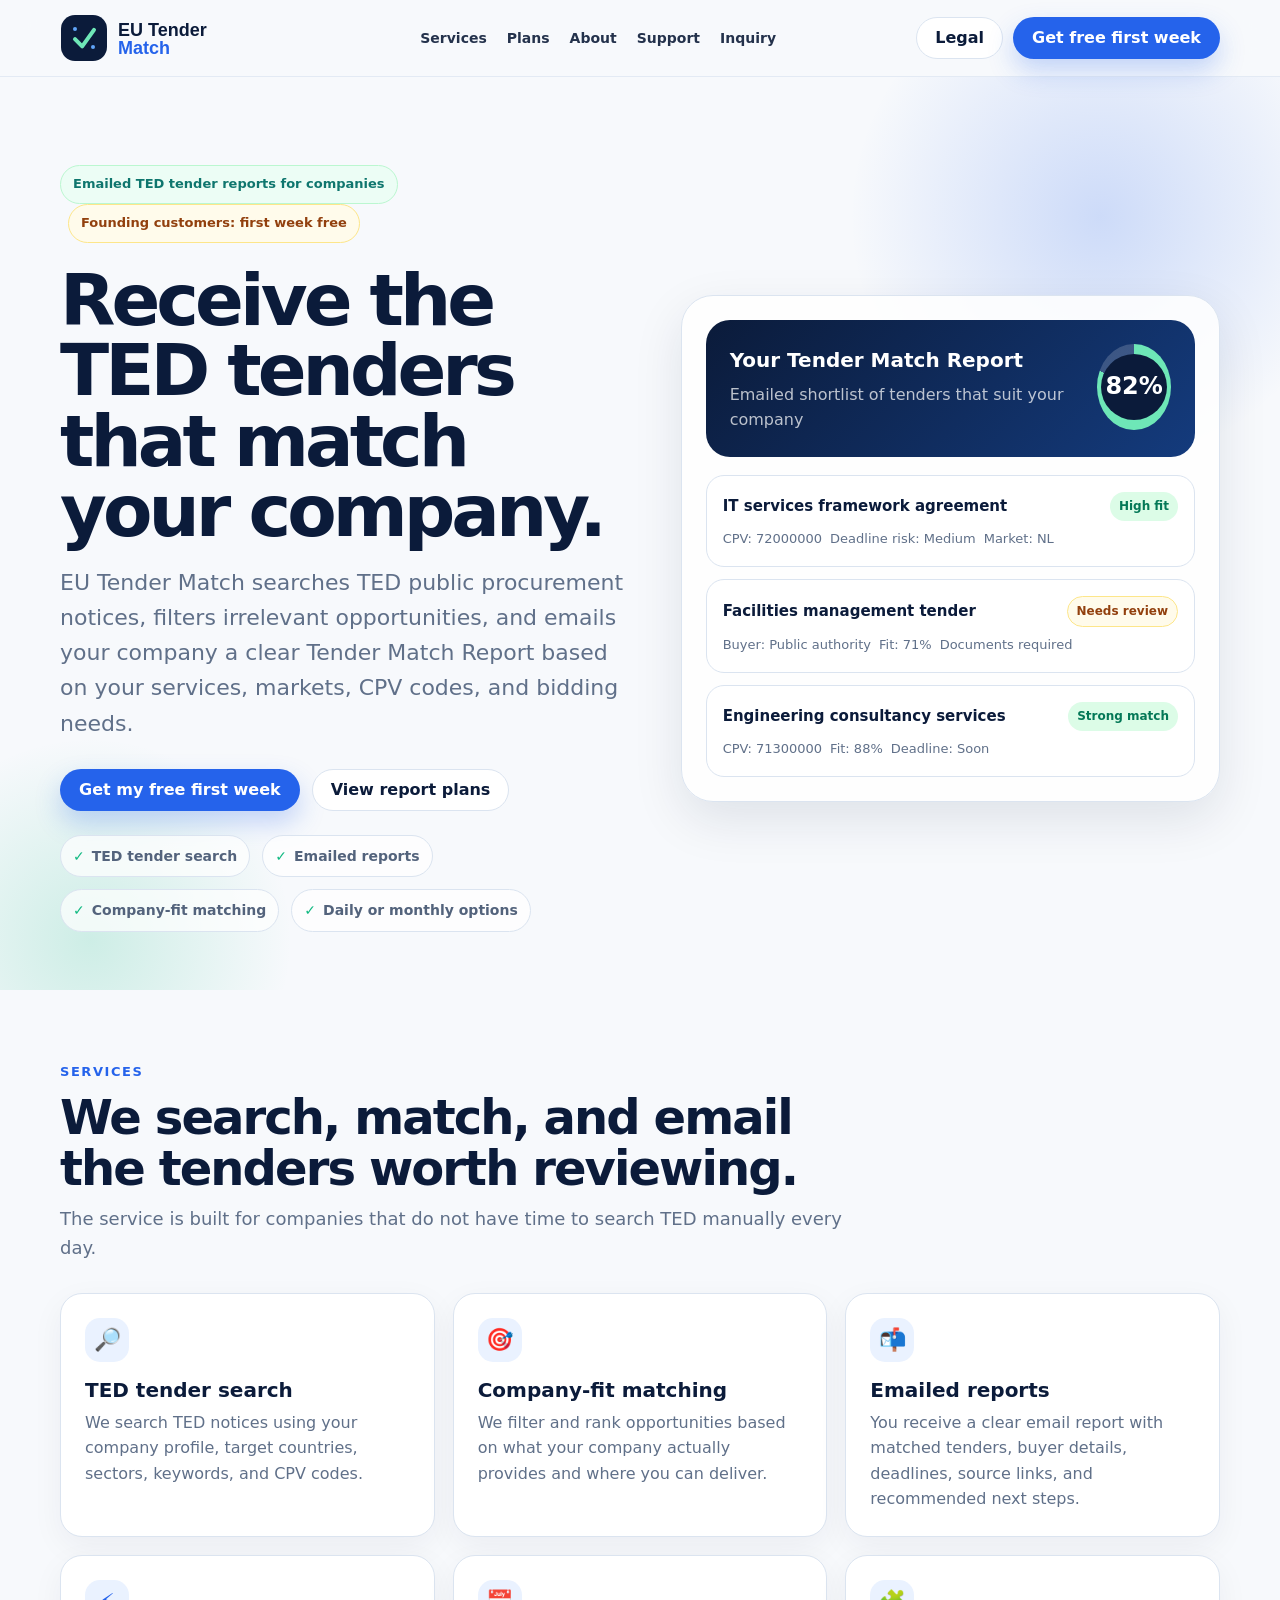
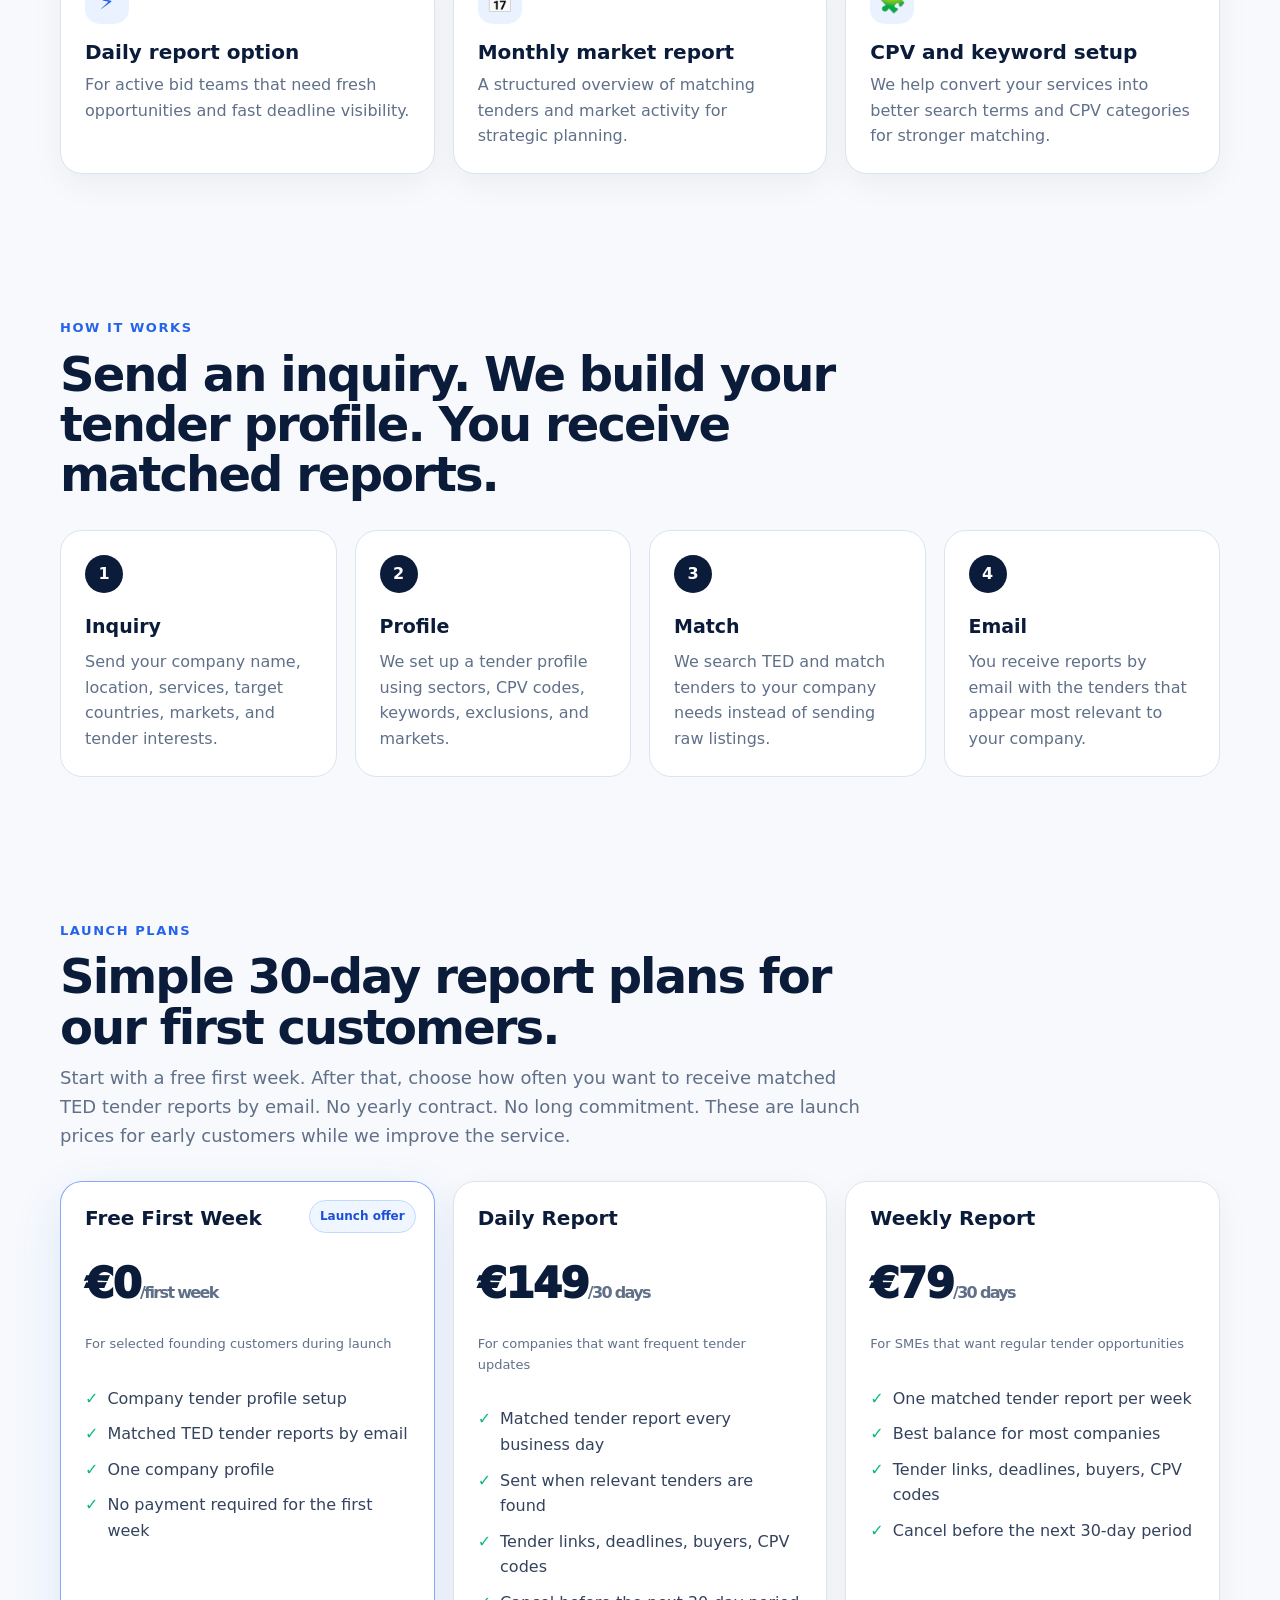
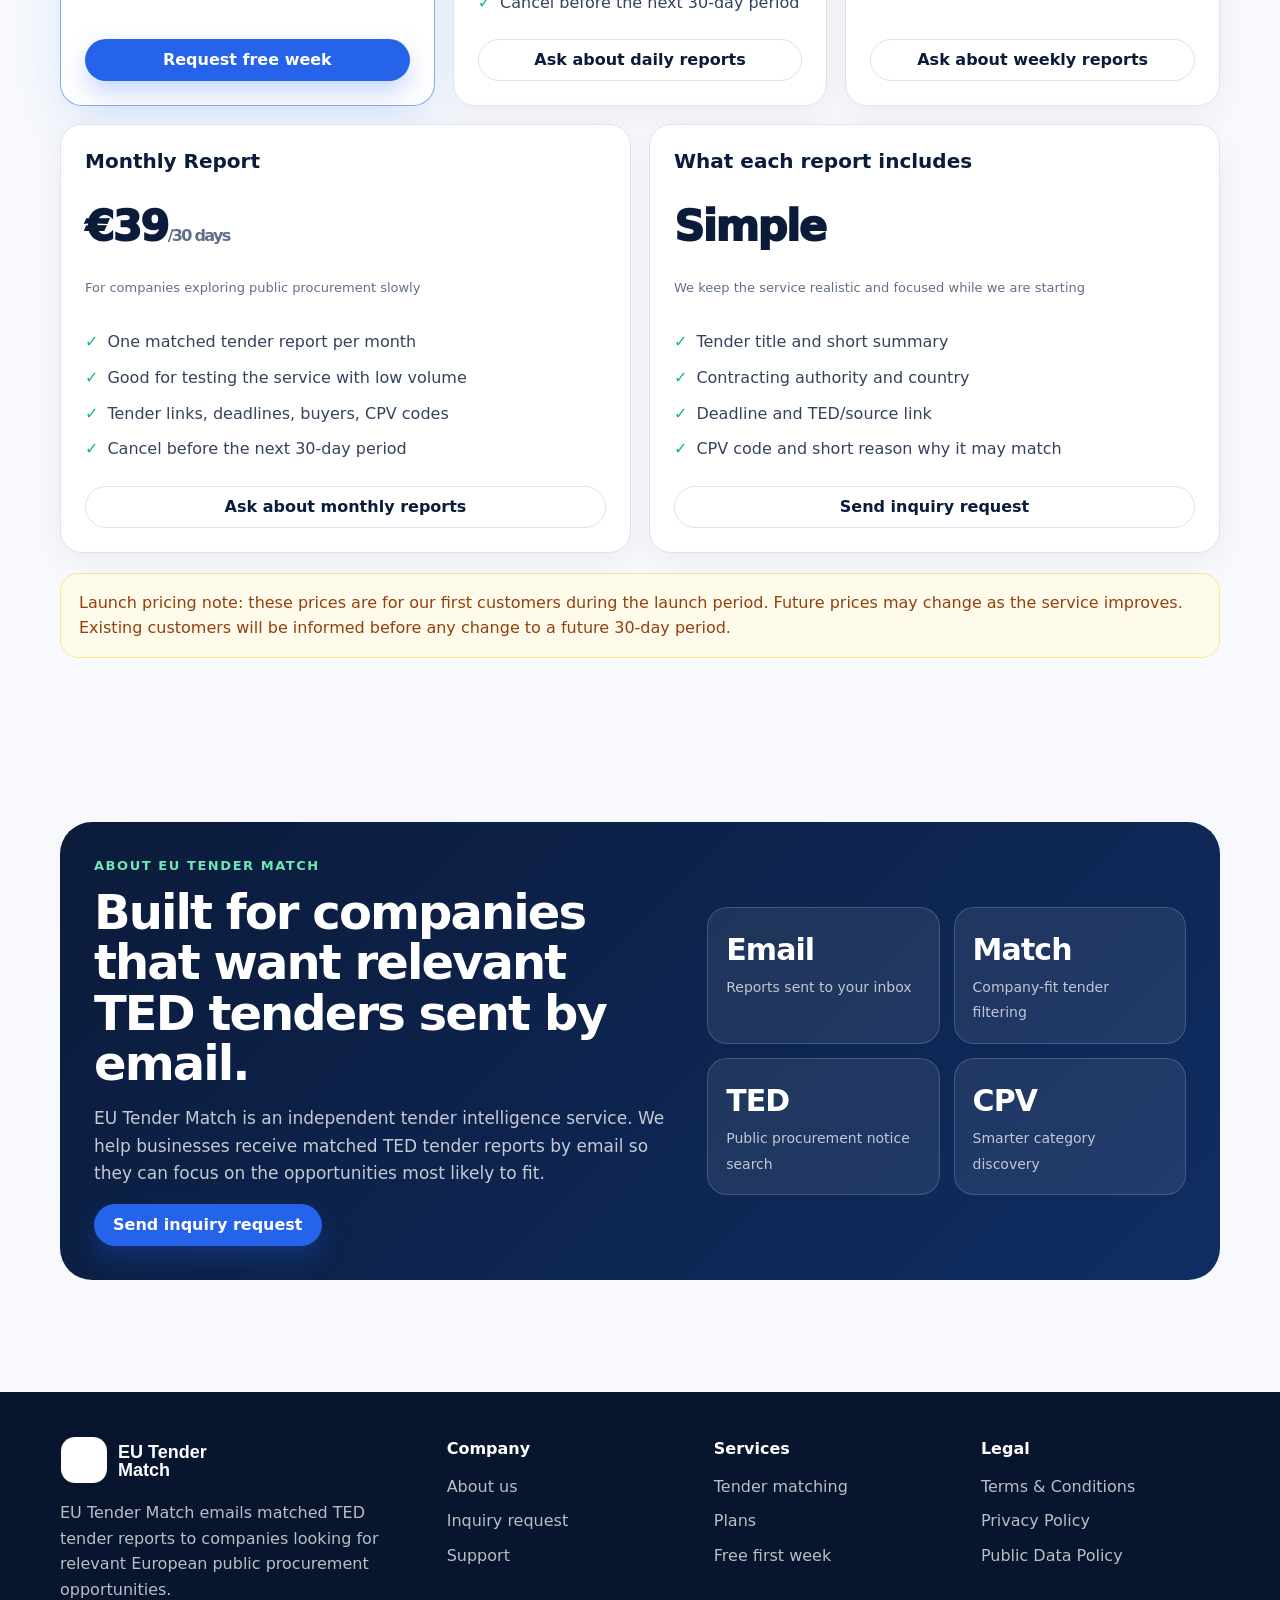
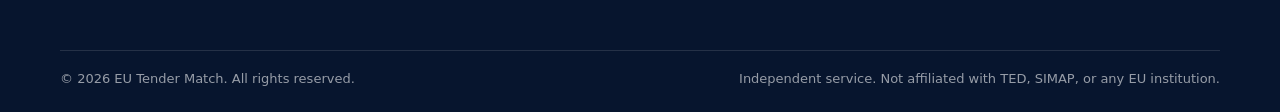
<file: index.html>
<!doctype html>
<html lang="en">
<head>
  <meta charset="utf-8">
  <meta name="viewport" content="width=device-width, initial-scale=1">
  <title>EU Tender Match | Emailed TED Tender Reports & EU Tender Matching</title>
  <meta name="description" content="Receive emailed TED tender reports that match your company needs. EU Tender Match searches, filters, and emails relevant EU public procurement opportunities.">
  <meta name="robots" content="index, follow">
  <meta property="og:title" content="EU Tender Match | Emailed TED Tender Reports & EU Tender Matching">
  <meta property="og:description" content="Receive emailed TED tender reports that match your company needs. EU Tender Match searches, filters, and emails relevant EU public procurement opportunities.">
  <meta property="og:type" content="website">
  <meta property="og:url" content="https://eutendermatch.com/">
  <meta property="og:image" content="https://eutendermatch.com/assets/img/logo.svg">
  <link rel="icon" href="assets/img/logo.svg" type="image/svg+xml">
  <link rel="canonical" href="https://eutendermatch.com/">
  <link rel="stylesheet" href="assets/css/style.css">
  <script type="application/ld+json">
  {
    "@context": "https://schema.org",
    "@type": "Organization",
    "name": "EU Tender Match",
    "url": "https://eutendermatch.com",
    "logo": "https://eutendermatch.com/assets/img/logo.svg",
    "description": "Receive emailed TED tender reports that match your company needs. EU Tender Match searches, filters, and emails relevant EU public procurement opportunities.",
    "contactPoint": {
      "@type": "ContactPoint",
      "contactType": "customer support",
      "email": "hello@eutendermatch.com"
    }
  }
  </script>
</head>
<body>

<header class="header">
  <div class="container">
    <nav class="nav" aria-label="Main navigation">
      <a class="logo" href="index.html" aria-label="EU Tender Match home">
        <img src="assets/img/logo.svg" alt="EU Tender Match logo">
      </a>
      <button class="mobile-toggle" type="button" aria-label="Open menu">☰</button>
      <div class="nav-links">
        <a href="index.html#services">Services</a><a href="index.html#pricing">Plans</a><a href="about.html">About</a><a href="support.html">Support</a><a href="contact.html">Inquiry</a>
      </div>
      <div class="nav-actions">
        <a class="btn btn-secondary" href="terms.html">Legal</a>
        <a class="btn btn-primary" href="contact.html">Get free first week</a>
      </div>
    </nav>
  </div>
</header>


<main>
  <section class="hero">
    <div class="container hero-grid">
      <div>
        <div>
          <span class="eyebrow">Emailed TED tender reports for companies</span>
          <span class="free-banner">Founding customers: first week free</span>
        </div>
        <h1>Receive the TED tenders that match your company.</h1>
        <p class="lead">EU Tender Match searches TED public procurement notices, filters irrelevant opportunities, and emails your company a clear Tender Match Report based on your services, markets, CPV codes, and bidding needs.</p>
        <div class="hero-actions">
          <a class="btn btn-primary" href="contact.html">Get my free first week</a>
          <a class="btn btn-secondary" href="#pricing">View report plans</a>
        </div>
        <div class="trust-row" aria-label="Key benefits">
          <span><b class="check">✓</b> TED tender search</span>
          <span><b class="check">✓</b> Emailed reports</span>
          <span><b class="check">✓</b> Company-fit matching</span>
          <span><b class="check">✓</b> Daily or monthly options</span>
        </div>
      </div>
      <div class="dashboard-card" aria-label="Example emailed tender match report card">
        <div class="score-card">
          <div class="score-head">
            <div>
              <p class="card-title">Your Tender Match Report</p>
              <p class="card-sub">Emailed shortlist of tenders that suit your company</p>
            </div>
            <div class="score"><div class="score-inner">82%</div></div>
          </div>
        </div>
        <div class="notice-list">
          <div class="notice">
            <div class="notice-top">
              <strong>IT services framework agreement</strong>
              <span class="badge green">High fit</span>
            </div>
            <div class="notice-meta">
              <span>CPV: 72000000</span><span>Deadline risk: Medium</span><span>Market: NL</span>
            </div>
          </div>
          <div class="notice">
            <div class="notice-top">
              <strong>Facilities management tender</strong>
              <span class="badge gold">Needs review</span>
            </div>
            <div class="notice-meta">
              <span>Buyer: Public authority</span><span>Fit: 71%</span><span>Documents required</span>
            </div>
          </div>
          <div class="notice">
            <div class="notice-top">
              <strong>Engineering consultancy services</strong>
              <span class="badge green">Strong match</span>
            </div>
            <div class="notice-meta">
              <span>CPV: 71300000</span><span>Fit: 88%</span><span>Deadline: Soon</span>
            </div>
          </div>
        </div>
      </div>
    </div>
  </section>

  <section class="section" id="services">
    <div class="container">
      <div class="section-head">
        <div class="kicker">Services</div>
        <h2>We search, match, and email the tenders worth reviewing.</h2>
        <p>The service is built for companies that do not have time to search TED manually every day.</p>
      </div>
      <div class="grid-3">
        <article class="feature">
          <div class="icon">🔎</div>
          <h3>TED tender search</h3>
          <p>We search TED notices using your company profile, target countries, sectors, keywords, and CPV codes.</p>
        </article>
        <article class="feature">
          <div class="icon">🎯</div>
          <h3>Company-fit matching</h3>
          <p>We filter and rank opportunities based on what your company actually provides and where you can deliver.</p>
        </article>
        <article class="feature">
          <div class="icon">📬</div>
          <h3>Emailed reports</h3>
          <p>You receive a clear email report with matched tenders, buyer details, deadlines, source links, and recommended next steps.</p>
        </article>
        <article class="feature">
          <div class="icon">⚡</div>
          <h3>Daily report option</h3>
          <p>For active bid teams that need fresh opportunities and fast deadline visibility.</p>
        </article>
        <article class="feature">
          <div class="icon">📅</div>
          <h3>Monthly market report</h3>
          <p>A structured overview of matching tenders and market activity for strategic planning.</p>
        </article>
        <article class="feature">
          <div class="icon">🧩</div>
          <h3>CPV and keyword setup</h3>
          <p>We help convert your services into better search terms and CPV categories for stronger matching.</p>
        </article>
      </div>
    </div>
  </section>

  <section class="section" id="how">
    <div class="container">
      <div class="section-head">
        <div class="kicker">How it works</div>
        <h2>Send an inquiry. We build your tender profile. You receive matched reports.</h2>
      </div>
      <div class="process">
        <div class="step">
          <h3>Inquiry</h3>
          <p>Send your company name, location, services, target countries, markets, and tender interests.</p>
        </div>
        <div class="step">
          <h3>Profile</h3>
          <p>We set up a tender profile using sectors, CPV codes, keywords, exclusions, and markets.</p>
        </div>
        <div class="step">
          <h3>Match</h3>
          <p>We search TED and match tenders to your company needs instead of sending raw listings.</p>
        </div>
        <div class="step">
          <h3>Email</h3>
          <p>You receive reports by email with the tenders that appear most relevant to your company.</p>
        </div>
      </div>
    </div>
  </section>

  <section class="section" id="pricing">
    <div class="container">
      <div class="section-head">
        <div class="kicker">Launch plans</div>
        <h2>Simple 30-day report plans for our first customers.</h2>
        <p>Start with a free first week. After that, choose how often you want to receive matched TED tender reports by email. No yearly contract. No long commitment. These are launch prices for early customers while we improve the service.</p>
      </div>

      <div class="grid-3">
        <article class="price-card featured">
          <span class="ribbon">Launch offer</span>
          <h3>Free First Week</h3>
          <div class="price-tag">€0<small>/first week</small></div>
          <p class="small">For selected founding customers during launch</p>
          <ul>
            <li><b class="check">✓</b> Company tender profile setup</li>
            <li><b class="check">✓</b> Matched TED tender reports by email</li>
            <li><b class="check">✓</b> One company profile</li>
            <li><b class="check">✓</b> No payment required for the first week</li>
          </ul>
          <a class="btn btn-primary" href="contact.html">Request free week</a>
        </article>

        <article class="price-card">
          <h3>Daily Report</h3>
          <div class="price-tag">€149<small>/30 days</small></div>
          <p class="small">For companies that want frequent tender updates</p>
          <ul>
            <li><b class="check">✓</b> Matched tender report every business day</li>
            <li><b class="check">✓</b> Sent when relevant tenders are found</li>
            <li><b class="check">✓</b> Tender links, deadlines, buyers, CPV codes</li>
            <li><b class="check">✓</b> Cancel before the next 30-day period</li>
          </ul>
          <a class="btn btn-secondary" href="contact.html">Ask about daily reports</a>
        </article>

        <article class="price-card">
          <h3>Weekly Report</h3>
          <div class="price-tag">€79<small>/30 days</small></div>
          <p class="small">For SMEs that want regular tender opportunities</p>
          <ul>
            <li><b class="check">✓</b> One matched tender report per week</li>
            <li><b class="check">✓</b> Best balance for most companies</li>
            <li><b class="check">✓</b> Tender links, deadlines, buyers, CPV codes</li>
            <li><b class="check">✓</b> Cancel before the next 30-day period</li>
          </ul>
          <a class="btn btn-secondary" href="contact.html">Ask about weekly reports</a>
        </article>
      </div>

      <div class="grid-2" style="margin-top:18px">
        <article class="price-card">
          <h3>Monthly Report</h3>
          <div class="price-tag">€39<small>/30 days</small></div>
          <p class="small">For companies exploring public procurement slowly</p>
          <ul>
            <li><b class="check">✓</b> One matched tender report per month</li>
            <li><b class="check">✓</b> Good for testing the service with low volume</li>
            <li><b class="check">✓</b> Tender links, deadlines, buyers, CPV codes</li>
            <li><b class="check">✓</b> Cancel before the next 30-day period</li>
          </ul>
          <a class="btn btn-secondary" href="contact.html">Ask about monthly reports</a>
        </article>

        <article class="price-card">
          <h3>What each report includes</h3>
          <div class="price-tag">Simple</div>
          <p class="small">We keep the service realistic and focused while we are starting</p>
          <ul>
            <li><b class="check">✓</b> Tender title and short summary</li>
            <li><b class="check">✓</b> Contracting authority and country</li>
            <li><b class="check">✓</b> Deadline and TED/source link</li>
            <li><b class="check">✓</b> CPV code and short reason why it may match</li>
          </ul>
          <a class="btn btn-secondary" href="contact.html">Send inquiry request</a>
        </article>
      </div>

      <div class="callout gold">
        Launch pricing note: these prices are for our first customers during the launch period. Future prices may change as the service improves. Existing customers will be informed before any change to a future 30-day period.
      </div>
    </div>
  </section>

  <section class="section" id="about-preview">
    <div class="container">
      <div class="about-box">
        <div>
          <div class="kicker" style="color:#6ee7b7">About EU Tender Match</div>
          <h2>Built for companies that want relevant TED tenders sent by email.</h2>
          <p>EU Tender Match is an independent tender intelligence service. We help businesses receive matched TED tender reports by email so they can focus on the opportunities most likely to fit.</p>
          <a class="btn btn-primary" href="contact.html">Send inquiry request</a>
        </div>
        <div class="stats">
          <div class="stat"><strong>Email</strong><span>Reports sent to your inbox</span></div>
          <div class="stat"><strong>Match</strong><span>Company-fit tender filtering</span></div>
          <div class="stat"><strong>TED</strong><span>Public procurement notice search</span></div>
          <div class="stat"><strong>CPV</strong><span>Smarter category discovery</span></div>
        </div>
      </div>
    </div>
  </section>
</main>


<footer class="footer">
  <div class="container">
    <div class="footer-grid">
      <div>
        <img src="assets/img/logo.svg" alt="EU Tender Match logo" style="height:48px;width:auto;filter:brightness(0) invert(1);">
        <p>EU Tender Match emails matched TED tender reports to companies looking for relevant European public procurement opportunities.</p>
      </div>
      <div>
        <h4>Company</h4>
        <div class="footer-links">
          <a href="about.html">About us</a>
          <a href="contact.html">Inquiry request</a>
          <a href="support.html">Support</a>
        </div>
      </div>
      <div>
        <h4>Services</h4>
        <div class="footer-links">
          <a href="index.html#services">Tender matching</a>
          <a href="index.html#pricing">Plans</a>
          <a href="contact.html">Free first week</a>
        </div>
      </div>
      <div>
        <h4>Legal</h4>
        <div class="footer-links">
          <a href="terms.html">Terms & Conditions</a>
          <a href="privacy.html">Privacy Policy</a>
          <a href="data-policy.html">Public Data Policy</a>
        </div>
      </div>
    </div>
    <div class="footer-bottom">
      <span>© <span id="year">2026</span> EU Tender Match. All rights reserved.</span>
      <span>Independent service. Not affiliated with TED, SIMAP, or any EU institution.</span>
    </div>
  </div>
</footer>
<script>document.getElementById('year') && (document.getElementById('year').textContent = new Date().getFullYear())</script>
<script src="assets/js/main.js"></script>

</body>
</html>
</file>
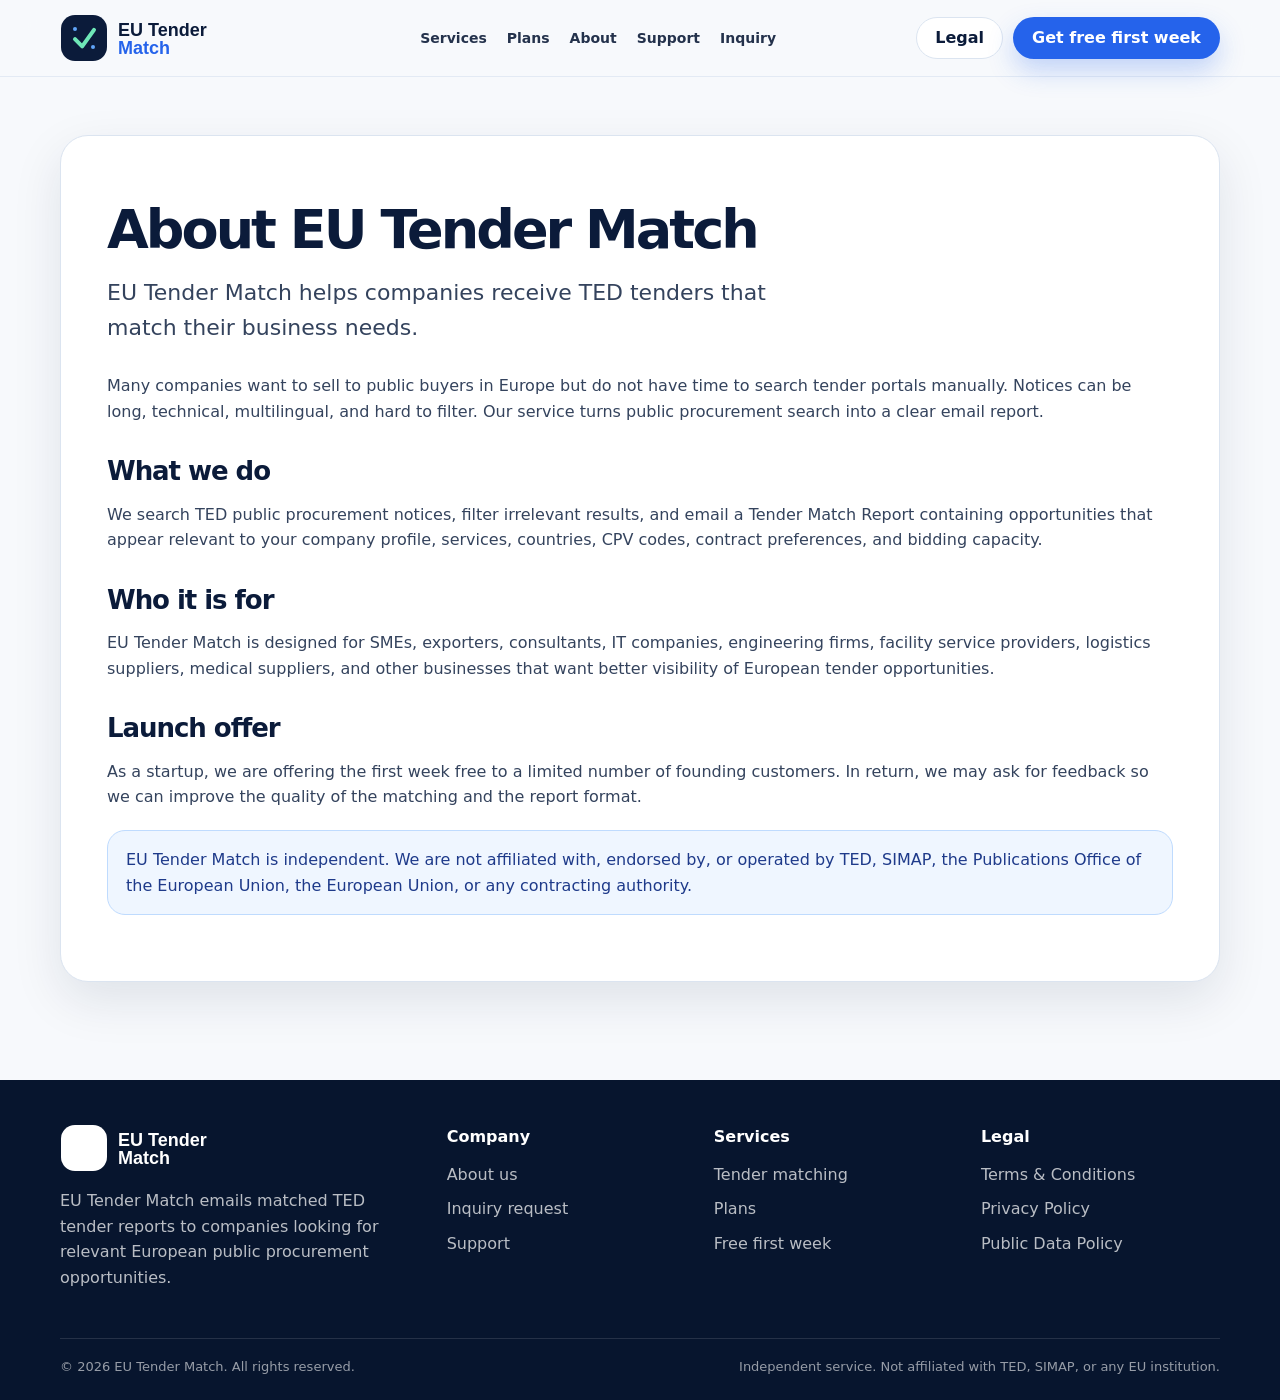
<file: about.html>
<!doctype html>
<html lang="en">
<head>
  <meta charset="utf-8">
  <meta name="viewport" content="width=device-width, initial-scale=1">
  <title>About | EU Tender Match</title>
  <meta name="description" content="Learn about EU Tender Match, an independent service that emails matched TED tender reports to companies.">
  <meta name="robots" content="index, follow">
  <meta property="og:title" content="About | EU Tender Match">
  <meta property="og:description" content="Learn about EU Tender Match, an independent service that emails matched TED tender reports to companies.">
  <meta property="og:type" content="website">
  <meta property="og:url" content="https://eutendermatch.com/about.html">
  <meta property="og:image" content="https://eutendermatch.com/assets/img/logo.svg">
  <link rel="icon" href="assets/img/logo.svg" type="image/svg+xml">
  <link rel="canonical" href="https://eutendermatch.com/about.html">
  <link rel="stylesheet" href="assets/css/style.css">
  <script type="application/ld+json">
  {
    "@context": "https://schema.org",
    "@type": "Organization",
    "name": "EU Tender Match",
    "url": "https://eutendermatch.com",
    "logo": "https://eutendermatch.com/assets/img/logo.svg",
    "description": "Learn about EU Tender Match, an independent service that emails matched TED tender reports to companies.",
    "contactPoint": {
      "@type": "ContactPoint",
      "contactType": "customer support",
      "email": "hello@eutendermatch.com"
    }
  }
  </script>
</head>
<body>

<header class="header">
  <div class="container">
    <nav class="nav" aria-label="Main navigation">
      <a class="logo" href="index.html" aria-label="EU Tender Match home">
        <img src="assets/img/logo.svg" alt="EU Tender Match logo">
      </a>
      <button class="mobile-toggle" type="button" aria-label="Open menu">☰</button>
      <div class="nav-links">
        <a href="index.html#services">Services</a><a href="index.html#pricing">Plans</a><a href="about.html">About</a><a href="support.html">Support</a><a href="contact.html">Inquiry</a>
      </div>
      <div class="nav-actions">
        <a class="btn btn-secondary" href="terms.html">Legal</a>
        <a class="btn btn-primary" href="contact.html">Get free first week</a>
      </div>
    </nav>
  </div>
</header>


<main class="legal-page">
  <div class="container">
    <div class="legal-card">
      <h1>About EU Tender Match</h1>
      <p class="lead">EU Tender Match helps companies receive TED tenders that match their business needs.</p>
      <p>Many companies want to sell to public buyers in Europe but do not have time to search tender portals manually. Notices can be long, technical, multilingual, and hard to filter. Our service turns public procurement search into a clear email report.</p>
      <h2>What we do</h2>
      <p>We search TED public procurement notices, filter irrelevant results, and email a Tender Match Report containing opportunities that appear relevant to your company profile, services, countries, CPV codes, contract preferences, and bidding capacity.</p>
      <h2>Who it is for</h2>
      <p>EU Tender Match is designed for SMEs, exporters, consultants, IT companies, engineering firms, facility service providers, logistics suppliers, medical suppliers, and other businesses that want better visibility of European tender opportunities.</p>
      <h2>Launch offer</h2>
      <p>As a startup, we are offering the first week free to a limited number of founding customers. In return, we may ask for feedback so we can improve the quality of the matching and the report format.</p>
      <div class="callout">EU Tender Match is independent. We are not affiliated with, endorsed by, or operated by TED, SIMAP, the Publications Office of the European Union, the European Union, or any contracting authority.</div>
    </div>
  </div>
</main>


<footer class="footer">
  <div class="container">
    <div class="footer-grid">
      <div>
        <img src="assets/img/logo.svg" alt="EU Tender Match logo" style="height:48px;width:auto;filter:brightness(0) invert(1);">
        <p>EU Tender Match emails matched TED tender reports to companies looking for relevant European public procurement opportunities.</p>
      </div>
      <div>
        <h4>Company</h4>
        <div class="footer-links">
          <a href="about.html">About us</a>
          <a href="contact.html">Inquiry request</a>
          <a href="support.html">Support</a>
        </div>
      </div>
      <div>
        <h4>Services</h4>
        <div class="footer-links">
          <a href="index.html#services">Tender matching</a>
          <a href="index.html#pricing">Plans</a>
          <a href="contact.html">Free first week</a>
        </div>
      </div>
      <div>
        <h4>Legal</h4>
        <div class="footer-links">
          <a href="terms.html">Terms & Conditions</a>
          <a href="privacy.html">Privacy Policy</a>
          <a href="data-policy.html">Public Data Policy</a>
        </div>
      </div>
    </div>
    <div class="footer-bottom">
      <span>© <span id="year">2026</span> EU Tender Match. All rights reserved.</span>
      <span>Independent service. Not affiliated with TED, SIMAP, or any EU institution.</span>
    </div>
  </div>
</footer>
<script>document.getElementById('year') && (document.getElementById('year').textContent = new Date().getFullYear())</script>
<script src="assets/js/main.js"></script>

</body>
</html>
</file>
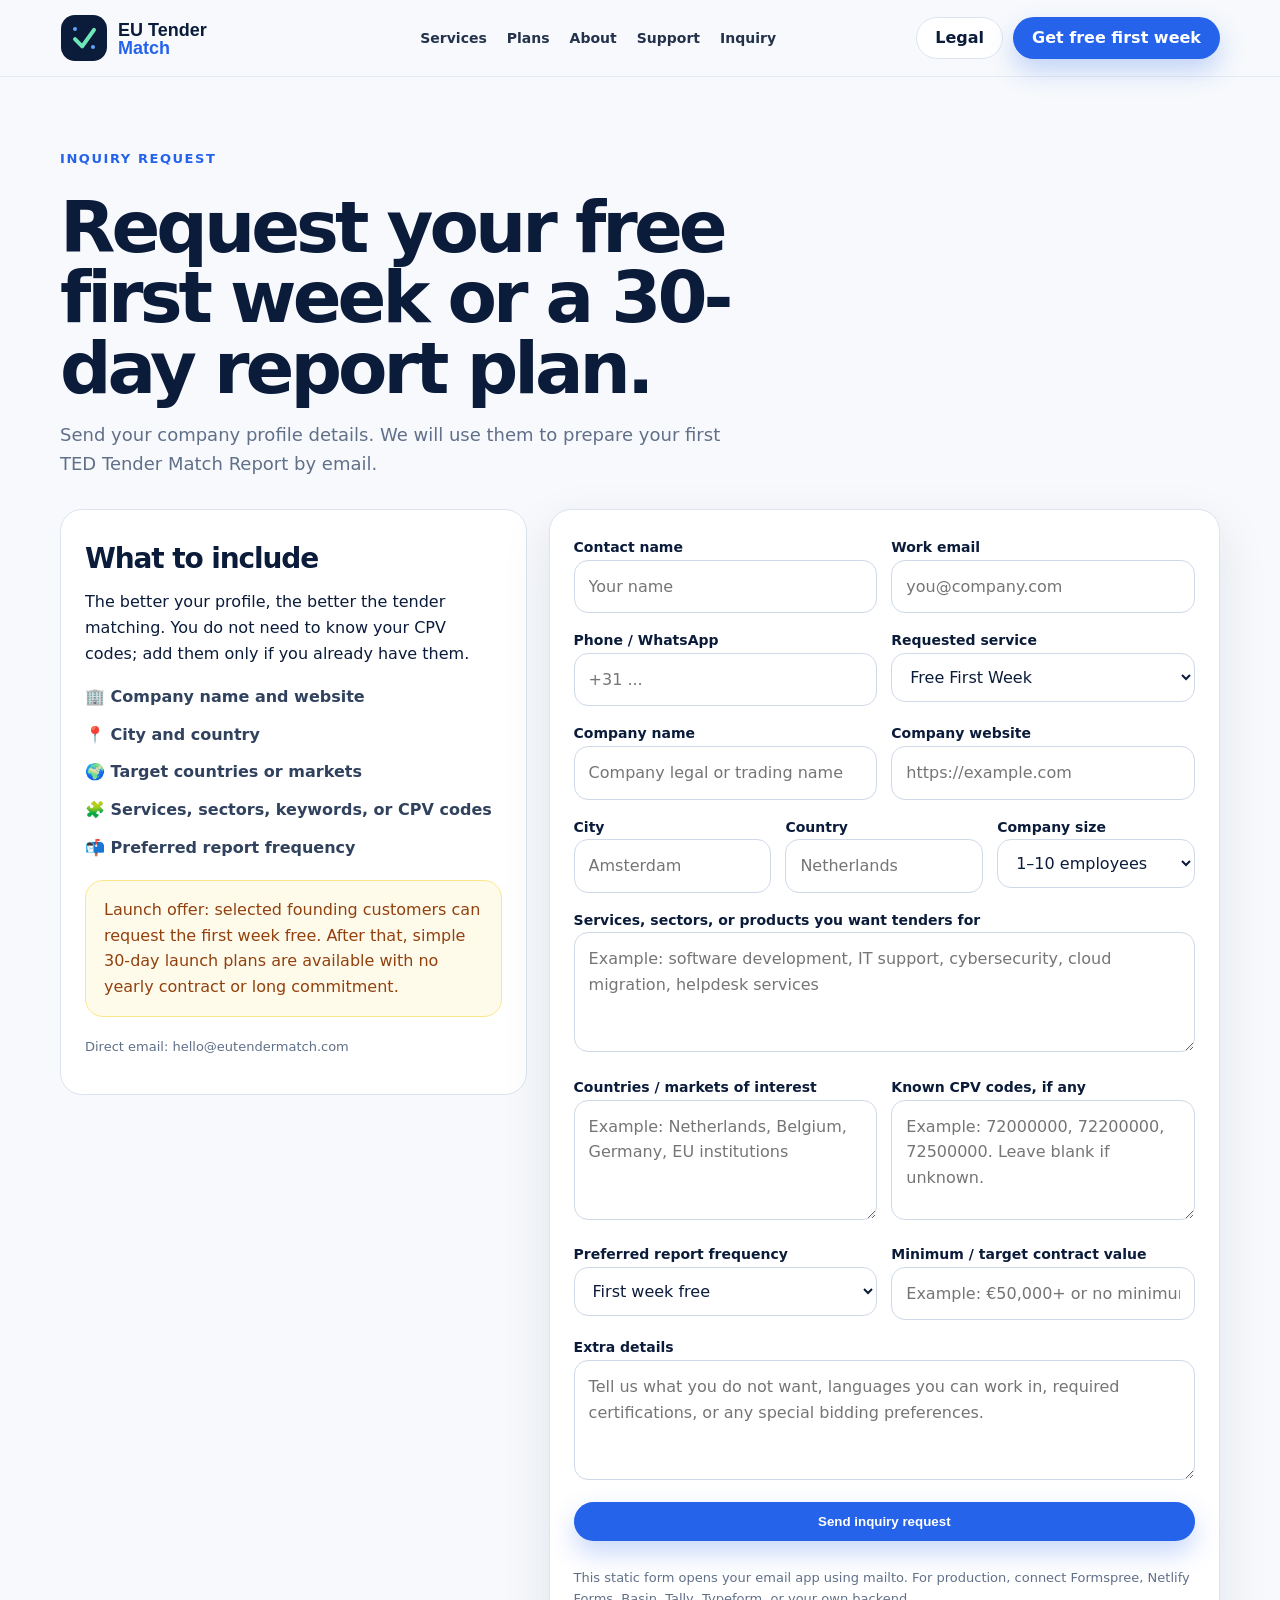
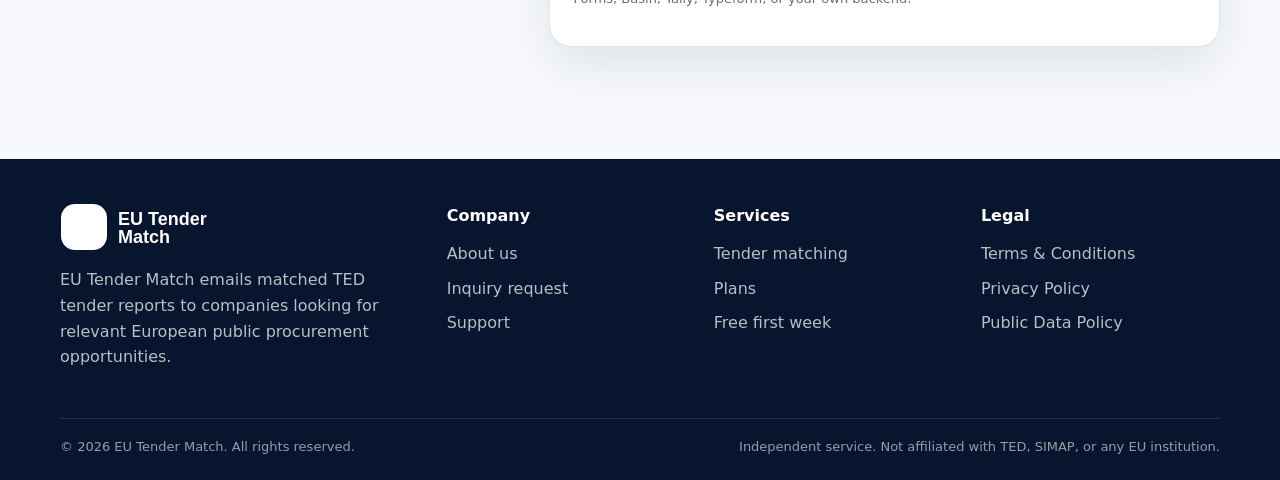
<file: contact.html>
<!doctype html>
<html lang="en">
<head>
  <meta charset="utf-8">
  <meta name="viewport" content="width=device-width, initial-scale=1">
  <title>Inquiry Request | EU Tender Match</title>
  <meta name="description" content="Request your first week free and send your company tender profile for matched TED tender reports by email.">
  <meta name="robots" content="index, follow">
  <meta property="og:title" content="Inquiry Request | EU Tender Match">
  <meta property="og:description" content="Request your first week free and send your company tender profile for matched TED tender reports by email.">
  <meta property="og:type" content="website">
  <meta property="og:url" content="https://eutendermatch.com/contact.html">
  <meta property="og:image" content="https://eutendermatch.com/assets/img/logo.svg">
  <link rel="icon" href="assets/img/logo.svg" type="image/svg+xml">
  <link rel="canonical" href="https://eutendermatch.com/contact.html">
  <link rel="stylesheet" href="assets/css/style.css">
  <script type="application/ld+json">
  {
    "@context": "https://schema.org",
    "@type": "Organization",
    "name": "EU Tender Match",
    "url": "https://eutendermatch.com",
    "logo": "https://eutendermatch.com/assets/img/logo.svg",
    "description": "Request your first week free and send your company tender profile for matched TED tender reports by email.",
    "contactPoint": {
      "@type": "ContactPoint",
      "contactType": "customer support",
      "email": "hello@eutendermatch.com"
    }
  }
  </script>
</head>
<body>

<header class="header">
  <div class="container">
    <nav class="nav" aria-label="Main navigation">
      <a class="logo" href="index.html" aria-label="EU Tender Match home">
        <img src="assets/img/logo.svg" alt="EU Tender Match logo">
      </a>
      <button class="mobile-toggle" type="button" aria-label="Open menu">☰</button>
      <div class="nav-links">
        <a href="index.html#services">Services</a><a href="index.html#pricing">Plans</a><a href="about.html">About</a><a href="support.html">Support</a><a href="contact.html">Inquiry</a>
      </div>
      <div class="nav-actions">
        <a class="btn btn-secondary" href="terms.html">Legal</a>
        <a class="btn btn-primary" href="contact.html">Get free first week</a>
      </div>
    </nav>
  </div>
</header>


<main class="section">
  <div class="container">
    <div class="section-head">
      <div class="kicker">Inquiry request</div>
      <h1>Request your free first week or a 30-day report plan.</h1>
      <p class="lead">Send your company profile details. We will use them to prepare your first TED Tender Match Report by email.</p>
    </div>
    <div class="contact-wrap">
      <aside class="contact-card">
        <h2 style="font-size:28px">What to include</h2>
        <p>The better your profile, the better the tender matching. You do not need to know your CPV codes; add them only if you already have them.</p>
        <div class="contact-list">
          <span>🏢 Company name and website</span>
          <span>📍 City and country</span>
          <span>🌍 Target countries or markets</span>
          <span>🧩 Services, sectors, keywords, or CPV codes</span>
          <span>📬 Preferred report frequency</span>
        </div>
        <div class="callout gold">Launch offer: selected founding customers can request the first week free. After that, simple 30-day launch plans are available with no yearly contract or long commitment.</div>
        <p class="small">Direct email: <a href="mailto:hello@eutendermatch.com">hello@eutendermatch.com</a></p>
      </aside>

      <form id="inquiry-form">
        <div class="form-row">
          <div>
            <label for="name">Contact name</label>
            <input id="name" name="name" placeholder="Your name" required>
          </div>
          <div>
            <label for="email">Work email</label>
            <input id="email" type="email" name="email" placeholder="you@company.com" required>
          </div>
        </div>

        <div class="form-row">
          <div>
            <label for="phone">Phone / WhatsApp</label>
            <input id="phone" name="phone" placeholder="+31 ...">
          </div>
          <div>
            <label for="service">Requested service</label>
            <select id="service" name="service">
              <option>Free First Week</option>
              <option>Daily Report - launch price €149 / 30 days</option>
              <option>Weekly Report - launch price €79 / 30 days</option>
              <option>Monthly Report - launch price €39 / 30 days</option>
              <option>Not sure yet</option>
            </select>
          </div>
        </div>

        <div class="form-row">
          <div>
            <label for="company">Company name</label>
            <input id="company" name="company" placeholder="Company legal or trading name" required>
          </div>
          <div>
            <label for="website">Company website</label>
            <input id="website" name="website" placeholder="https://example.com">
          </div>
        </div>

        <div class="form-row-3">
          <div>
            <label for="city">City</label>
            <input id="city" name="city" placeholder="Amsterdam">
          </div>
          <div>
            <label for="country">Country</label>
            <input id="country" name="country" placeholder="Netherlands">
          </div>
          <div>
            <label for="company_size">Company size</label>
            <select id="company_size" name="company_size">
              <option>1–10 employees</option>
              <option>11–50 employees</option>
              <option>51–250 employees</option>
              <option>250+ employees</option>
              <option>Consultant / agency</option>
            </select>
          </div>
        </div>

        <div>
          <label for="sectors">Services, sectors, or products you want tenders for</label>
          <textarea id="sectors" name="sectors" placeholder="Example: software development, IT support, cybersecurity, cloud migration, helpdesk services" required></textarea>
        </div>

        <div class="form-row">
          <div>
            <label for="markets">Countries / markets of interest</label>
            <textarea id="markets" name="markets" placeholder="Example: Netherlands, Belgium, Germany, EU institutions" required></textarea>
          </div>
          <div>
            <label for="cpv">Known CPV codes, if any</label>
            <textarea id="cpv" name="cpv" placeholder="Example: 72000000, 72200000, 72500000. Leave blank if unknown."></textarea>
          </div>
        </div>

        <div class="form-row">
          <div>
            <label for="frequency">Preferred report frequency</label>
            <select id="frequency" name="frequency">
              <option>First week free</option>
              <option>Daily - launch price €149 / 30 days</option>
              <option>Weekly - launch price €79 / 30 days</option>
              <option>Monthly - launch price €39 / 30 days</option>
              <option>Not sure yet</option>
            </select>
          </div>
          <div>
            <label for="contract_value">Minimum / target contract value</label>
            <input id="contract_value" name="contract_value" placeholder="Example: €50,000+ or no minimum">
          </div>
        </div>

        <div>
          <label for="message">Extra details</label>
          <textarea id="message" name="message" placeholder="Tell us what you do not want, languages you can work in, required certifications, or any special bidding preferences."></textarea>
        </div>

        <button class="btn btn-primary" type="submit">Send inquiry request</button>
        <p class="small">This static form opens your email app using mailto. For production, connect Formspree, Netlify Forms, Basin, Tally, Typeform, or your own backend.</p>
      </form>
    </div>
  </div>
</main>


<footer class="footer">
  <div class="container">
    <div class="footer-grid">
      <div>
        <img src="assets/img/logo.svg" alt="EU Tender Match logo" style="height:48px;width:auto;filter:brightness(0) invert(1);">
        <p>EU Tender Match emails matched TED tender reports to companies looking for relevant European public procurement opportunities.</p>
      </div>
      <div>
        <h4>Company</h4>
        <div class="footer-links">
          <a href="about.html">About us</a>
          <a href="contact.html">Inquiry request</a>
          <a href="support.html">Support</a>
        </div>
      </div>
      <div>
        <h4>Services</h4>
        <div class="footer-links">
          <a href="index.html#services">Tender matching</a>
          <a href="index.html#pricing">Plans</a>
          <a href="contact.html">Free first week</a>
        </div>
      </div>
      <div>
        <h4>Legal</h4>
        <div class="footer-links">
          <a href="terms.html">Terms & Conditions</a>
          <a href="privacy.html">Privacy Policy</a>
          <a href="data-policy.html">Public Data Policy</a>
        </div>
      </div>
    </div>
    <div class="footer-bottom">
      <span>© <span id="year">2026</span> EU Tender Match. All rights reserved.</span>
      <span>Independent service. Not affiliated with TED, SIMAP, or any EU institution.</span>
    </div>
  </div>
</footer>
<script>document.getElementById('year') && (document.getElementById('year').textContent = new Date().getFullYear())</script>
<script src="assets/js/main.js"></script>

</body>
</html>
</file>
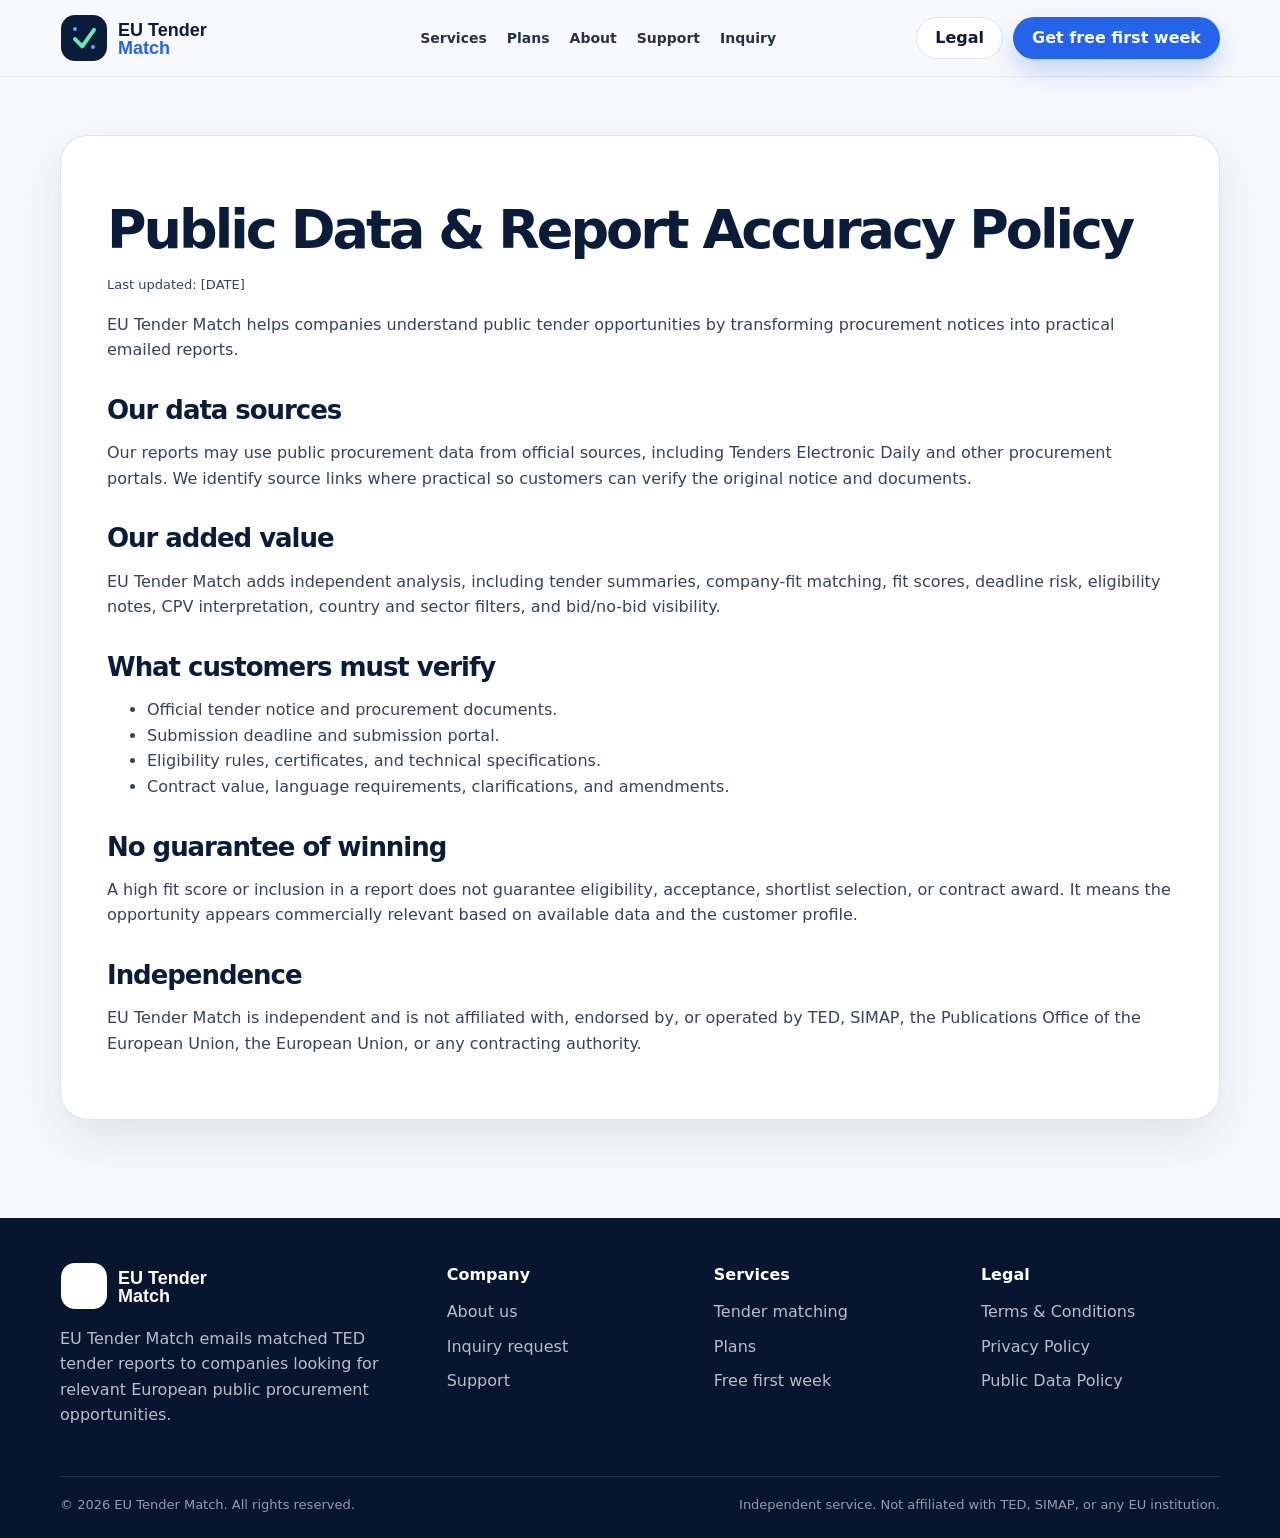
<file: data-policy.html>
<!doctype html>
<html lang="en">
<head>
  <meta charset="utf-8">
  <meta name="viewport" content="width=device-width, initial-scale=1">
  <title>Public Data & Report Accuracy Policy | EU Tender Match</title>
  <meta name="description" content="Public data, source, and report accuracy policy for EU Tender Match emailed TED tender report services.">
  <meta name="robots" content="index, follow">
  <meta property="og:title" content="Public Data & Report Accuracy Policy | EU Tender Match">
  <meta property="og:description" content="Public data, source, and report accuracy policy for EU Tender Match emailed TED tender report services.">
  <meta property="og:type" content="website">
  <meta property="og:url" content="https://eutendermatch.com/data-policy.html">
  <meta property="og:image" content="https://eutendermatch.com/assets/img/logo.svg">
  <link rel="icon" href="assets/img/logo.svg" type="image/svg+xml">
  <link rel="canonical" href="https://eutendermatch.com/data-policy.html">
  <link rel="stylesheet" href="assets/css/style.css">
  <script type="application/ld+json">
  {
    "@context": "https://schema.org",
    "@type": "Organization",
    "name": "EU Tender Match",
    "url": "https://eutendermatch.com",
    "logo": "https://eutendermatch.com/assets/img/logo.svg",
    "description": "Public data, source, and report accuracy policy for EU Tender Match emailed TED tender report services.",
    "contactPoint": {
      "@type": "ContactPoint",
      "contactType": "customer support",
      "email": "hello@eutendermatch.com"
    }
  }
  </script>
</head>
<body>

<header class="header">
  <div class="container">
    <nav class="nav" aria-label="Main navigation">
      <a class="logo" href="index.html" aria-label="EU Tender Match home">
        <img src="assets/img/logo.svg" alt="EU Tender Match logo">
      </a>
      <button class="mobile-toggle" type="button" aria-label="Open menu">☰</button>
      <div class="nav-links">
        <a href="index.html#services">Services</a><a href="index.html#pricing">Plans</a><a href="about.html">About</a><a href="support.html">Support</a><a href="contact.html">Inquiry</a>
      </div>
      <div class="nav-actions">
        <a class="btn btn-secondary" href="terms.html">Legal</a>
        <a class="btn btn-primary" href="contact.html">Get free first week</a>
      </div>
    </nav>
  </div>
</header>


<main class="legal-page">
  <div class="container">
    <article class="legal-card">
      <h1>Public Data & Report Accuracy Policy</h1>
      <p class="small">Last updated: [DATE]</p>
      <p>EU Tender Match helps companies understand public tender opportunities by transforming procurement notices into practical emailed reports.</p>

      <h2>Our data sources</h2>
      <p>Our reports may use public procurement data from official sources, including Tenders Electronic Daily and other procurement portals. We identify source links where practical so customers can verify the original notice and documents.</p>

      <h2>Our added value</h2>
      <p>EU Tender Match adds independent analysis, including tender summaries, company-fit matching, fit scores, deadline risk, eligibility notes, CPV interpretation, country and sector filters, and bid/no-bid visibility.</p>

      <h2>What customers must verify</h2>
      <ul>
        <li>Official tender notice and procurement documents.</li>
        <li>Submission deadline and submission portal.</li>
        <li>Eligibility rules, certificates, and technical specifications.</li>
        <li>Contract value, language requirements, clarifications, and amendments.</li>
      </ul>

      <h2>No guarantee of winning</h2>
      <p>A high fit score or inclusion in a report does not guarantee eligibility, acceptance, shortlist selection, or contract award. It means the opportunity appears commercially relevant based on available data and the customer profile.</p>

      <h2>Independence</h2>
      <p>EU Tender Match is independent and is not affiliated with, endorsed by, or operated by TED, SIMAP, the Publications Office of the European Union, the European Union, or any contracting authority.</p>
    </article>
  </div>
</main>


<footer class="footer">
  <div class="container">
    <div class="footer-grid">
      <div>
        <img src="assets/img/logo.svg" alt="EU Tender Match logo" style="height:48px;width:auto;filter:brightness(0) invert(1);">
        <p>EU Tender Match emails matched TED tender reports to companies looking for relevant European public procurement opportunities.</p>
      </div>
      <div>
        <h4>Company</h4>
        <div class="footer-links">
          <a href="about.html">About us</a>
          <a href="contact.html">Inquiry request</a>
          <a href="support.html">Support</a>
        </div>
      </div>
      <div>
        <h4>Services</h4>
        <div class="footer-links">
          <a href="index.html#services">Tender matching</a>
          <a href="index.html#pricing">Plans</a>
          <a href="contact.html">Free first week</a>
        </div>
      </div>
      <div>
        <h4>Legal</h4>
        <div class="footer-links">
          <a href="terms.html">Terms & Conditions</a>
          <a href="privacy.html">Privacy Policy</a>
          <a href="data-policy.html">Public Data Policy</a>
        </div>
      </div>
    </div>
    <div class="footer-bottom">
      <span>© <span id="year">2026</span> EU Tender Match. All rights reserved.</span>
      <span>Independent service. Not affiliated with TED, SIMAP, or any EU institution.</span>
    </div>
  </div>
</footer>
<script>document.getElementById('year') && (document.getElementById('year').textContent = new Date().getFullYear())</script>
<script src="assets/js/main.js"></script>

</body>
</html>
</file>
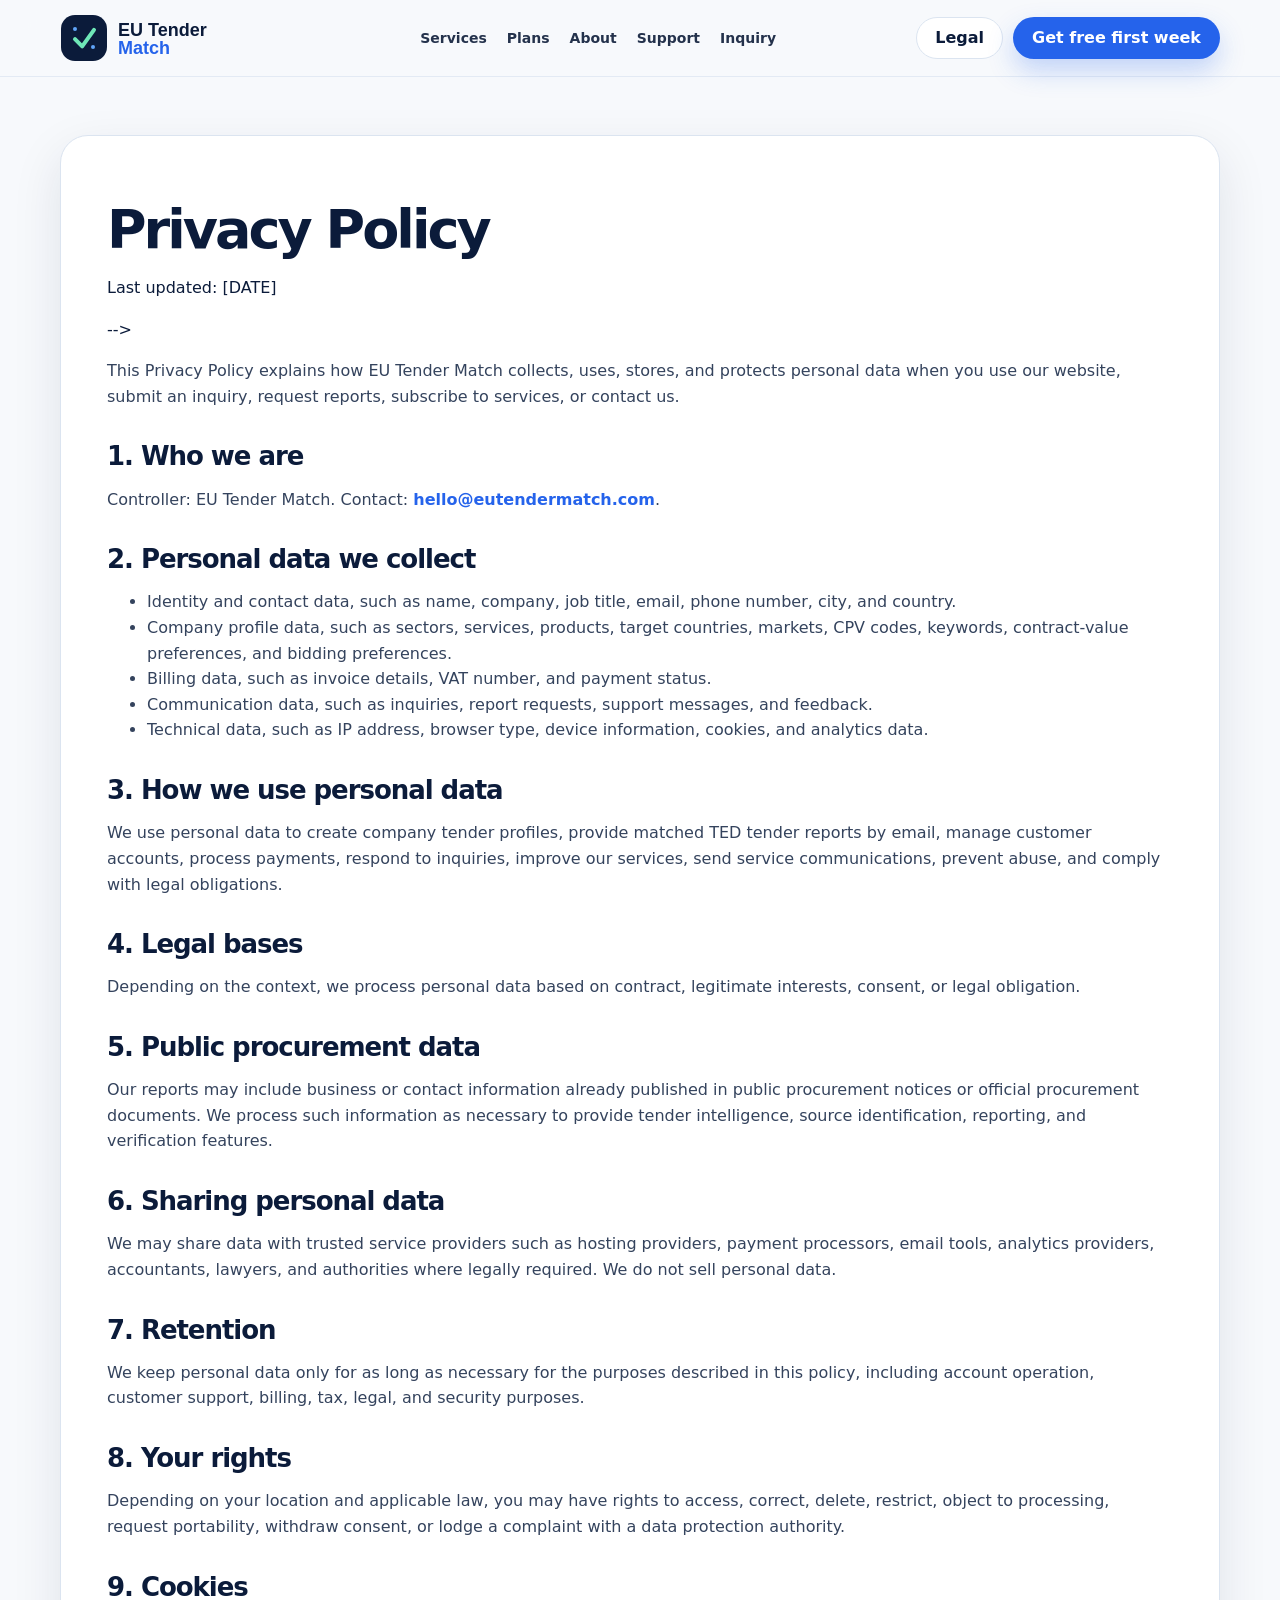
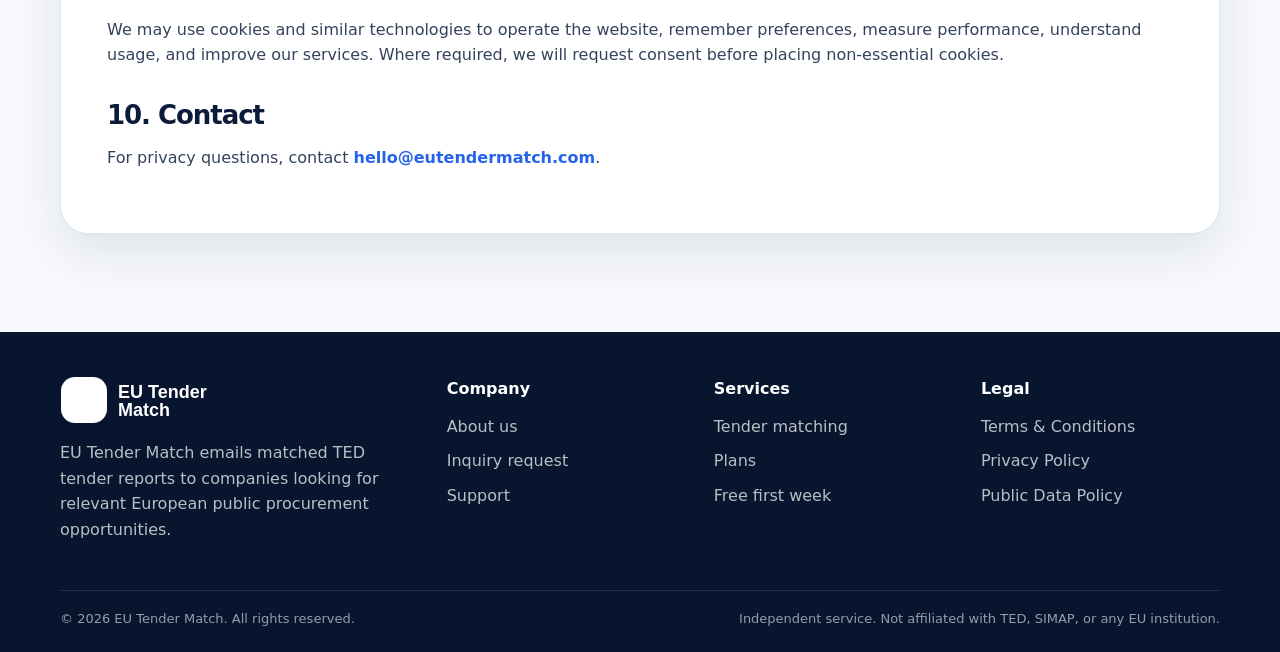
<file: privacy.html>
<!doctype html>
<html lang="en">
<head>
  <meta charset="utf-8">
  <meta name="viewport" content="width=device-width, initial-scale=1">
  <title>Privacy Policy | EU Tender Match</title>
  <meta name="description" content="Privacy Policy for EU Tender Match, including inquiry data, company profile data, emailed reports, and GDPR-style rights.">
  <meta name="robots" content="index, follow">
  <meta property="og:title" content="Privacy Policy | EU Tender Match">
  <meta property="og:description" content="Privacy Policy for EU Tender Match, including inquiry data, company profile data, emailed reports, and GDPR-style rights.">
  <meta property="og:type" content="website">
  <meta property="og:url" content="https://eutendermatch.com/privacy.html">
  <meta property="og:image" content="https://eutendermatch.com/assets/img/logo.svg">
  <link rel="icon" href="assets/img/logo.svg" type="image/svg+xml">
  <link rel="canonical" href="https://eutendermatch.com/privacy.html">
  <link rel="stylesheet" href="assets/css/style.css">
  <script type="application/ld+json">
  {
    "@context": "https://schema.org",
    "@type": "Organization",
    "name": "EU Tender Match",
    "url": "https://eutendermatch.com",
    "logo": "https://eutendermatch.com/assets/img/logo.svg",
    "description": "Privacy Policy for EU Tender Match, including inquiry data, company profile data, emailed reports, and GDPR-style rights.",
    "contactPoint": {
      "@type": "ContactPoint",
      "contactType": "customer support",
      "email": "hello@eutendermatch.com"
    }
  }
  </script>
</head>
<body>

<header class="header">
  <div class="container">
    <nav class="nav" aria-label="Main navigation">
      <a class="logo" href="index.html" aria-label="EU Tender Match home">
        <img src="assets/img/logo.svg" alt="EU Tender Match logo">
      </a>
      <button class="mobile-toggle" type="button" aria-label="Open menu">☰</button>
      <div class="nav-links">
        <a href="index.html#services">Services</a><a href="index.html#pricing">Plans</a><a href="about.html">About</a><a href="support.html">Support</a><a href="contact.html">Inquiry</a>
      </div>
      <div class="nav-actions">
        <a class="btn btn-secondary" href="terms.html">Legal</a>
        <a class="btn btn-primary" href="contact.html">Get free first week</a>
      </div>
    </nav>
  </div>
</header>


<main class="legal-page">
  <div class="container">
    <article class="legal-card">
      <h1>Privacy Policy</h1>
     <! -- and  <p class="small">Last updated: [DATE]</p>  -->
      <p>This Privacy Policy explains how EU Tender Match collects, uses, stores, and protects personal data when you use our website, submit an inquiry, request reports, subscribe to services, or contact us.</p>

      <h2>1. Who we are</h2>
      <p>Controller: EU Tender Match. Contact: <a href="mailto:hello@eutendermatch.com">hello@eutendermatch.com</a>.</p>

      <h2>2. Personal data we collect</h2>
      <ul>
        <li>Identity and contact data, such as name, company, job title, email, phone number, city, and country.</li>
        <li>Company profile data, such as sectors, services, products, target countries, markets, CPV codes, keywords, contract-value preferences, and bidding preferences.</li>
        <li>Billing data, such as invoice details, VAT number, and payment status.</li>
        <li>Communication data, such as inquiries, report requests, support messages, and feedback.</li>
        <li>Technical data, such as IP address, browser type, device information, cookies, and analytics data.</li>
      </ul>

      <h2>3. How we use personal data</h2>
      <p>We use personal data to create company tender profiles, provide matched TED tender reports by email, manage customer accounts, process payments, respond to inquiries, improve our services, send service communications, prevent abuse, and comply with legal obligations.</p>

      <h2>4. Legal bases</h2>
      <p>Depending on the context, we process personal data based on contract, legitimate interests, consent, or legal obligation.</p>

      <h2>5. Public procurement data</h2>
      <p>Our reports may include business or contact information already published in public procurement notices or official procurement documents. We process such information as necessary to provide tender intelligence, source identification, reporting, and verification features.</p>

      <h2>6. Sharing personal data</h2>
      <p>We may share data with trusted service providers such as hosting providers, payment processors, email tools, analytics providers, accountants, lawyers, and authorities where legally required. We do not sell personal data.</p>

      <h2>7. Retention</h2>
      <p>We keep personal data only for as long as necessary for the purposes described in this policy, including account operation, customer support, billing, tax, legal, and security purposes.</p>

      <h2>8. Your rights</h2>
      <p>Depending on your location and applicable law, you may have rights to access, correct, delete, restrict, object to processing, request portability, withdraw consent, or lodge a complaint with a data protection authority.</p>

      <h2>9. Cookies</h2>
      <p>We may use cookies and similar technologies to operate the website, remember preferences, measure performance, understand usage, and improve our services. Where required, we will request consent before placing non-essential cookies.</p>

      <h2>10. Contact</h2>
      <p>For privacy questions, contact <a href="mailto:hello@eutendermatch.com">hello@eutendermatch.com</a>.</p>
    </article>
  </div>
</main>


<footer class="footer">
  <div class="container">
    <div class="footer-grid">
      <div>
        <img src="assets/img/logo.svg" alt="EU Tender Match logo" style="height:48px;width:auto;filter:brightness(0) invert(1);">
        <p>EU Tender Match emails matched TED tender reports to companies looking for relevant European public procurement opportunities.</p>
      </div>
      <div>
        <h4>Company</h4>
        <div class="footer-links">
          <a href="about.html">About us</a>
          <a href="contact.html">Inquiry request</a>
          <a href="support.html">Support</a>
        </div>
      </div>
      <div>
        <h4>Services</h4>
        <div class="footer-links">
          <a href="index.html#services">Tender matching</a>
          <a href="index.html#pricing">Plans</a>
          <a href="contact.html">Free first week</a>
        </div>
      </div>
      <div>
        <h4>Legal</h4>
        <div class="footer-links">
          <a href="terms.html">Terms & Conditions</a>
          <a href="privacy.html">Privacy Policy</a>
          <a href="data-policy.html">Public Data Policy</a>
        </div>
      </div>
    </div>
    <div class="footer-bottom">
      <span>© <span id="year">2026</span> EU Tender Match. All rights reserved.</span>
      <span>Independent service. Not affiliated with TED, SIMAP, or any EU institution.</span>
    </div>
  </div>
</footer>
<script>document.getElementById('year') && (document.getElementById('year').textContent = new Date().getFullYear())</script>
<script src="assets/js/main.js"></script>

</body>
</html>
</file>
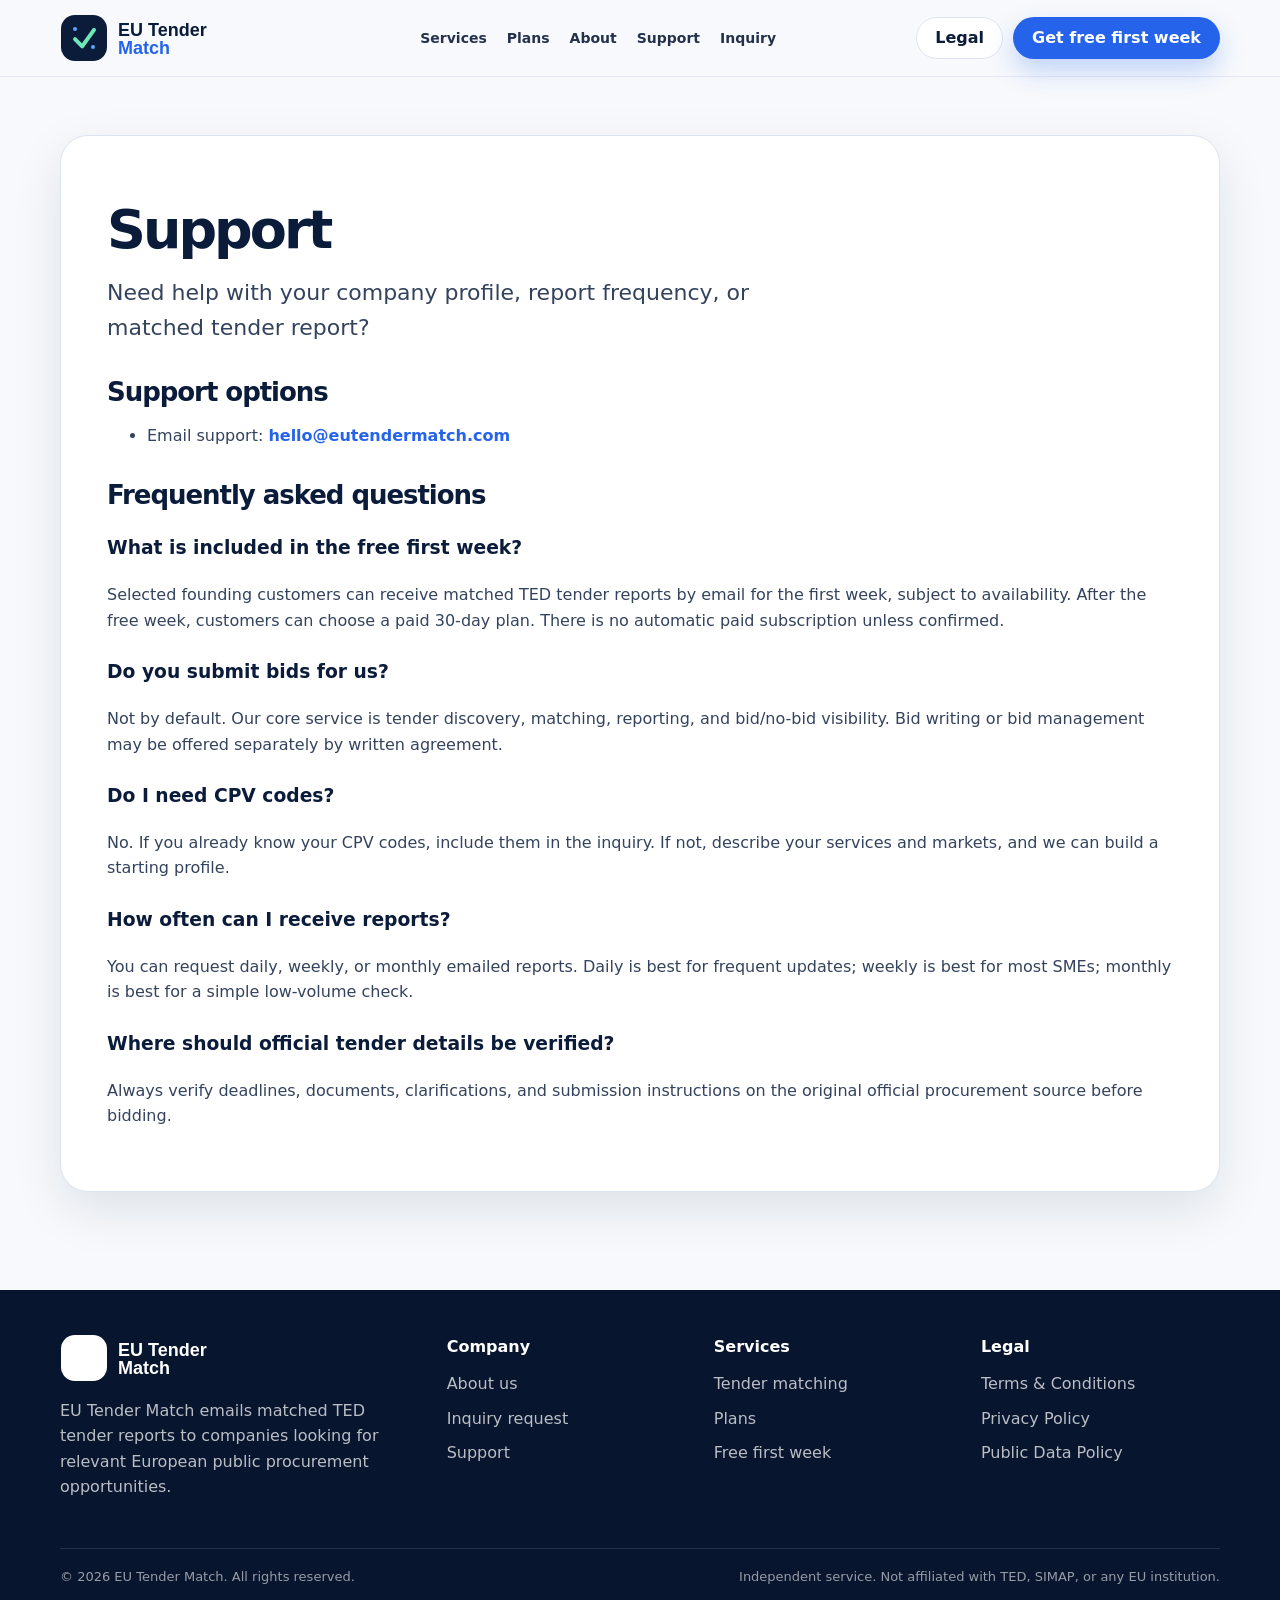
<file: support.html>
<!doctype html>
<html lang="en">
<head>
  <meta charset="utf-8">
  <meta name="viewport" content="width=device-width, initial-scale=1">
  <title>Support | EU Tender Match</title>
  <meta name="description" content="Support information for EU Tender Match report customers, including free first week, CPV codes, and report frequency.">
  <meta name="robots" content="index, follow">
  <meta property="og:title" content="Support | EU Tender Match">
  <meta property="og:description" content="Support information for EU Tender Match report customers, including free first week, CPV codes, and report frequency.">
  <meta property="og:type" content="website">
  <meta property="og:url" content="https://eutendermatch.com/support.html">
  <meta property="og:image" content="https://eutendermatch.com/assets/img/logo.svg">
  <link rel="icon" href="assets/img/logo.svg" type="image/svg+xml">
  <link rel="canonical" href="https://eutendermatch.com/support.html">
  <link rel="stylesheet" href="assets/css/style.css">
  <script type="application/ld+json">
  {
    "@context": "https://schema.org",
    "@type": "Organization",
    "name": "EU Tender Match",
    "url": "https://eutendermatch.com",
    "logo": "https://eutendermatch.com/assets/img/logo.svg",
    "description": "Support information for EU Tender Match report customers, including free first week, CPV codes, and report frequency.",
    "contactPoint": {
      "@type": "ContactPoint",
      "contactType": "customer support",
      "email": "hello@eutendermatch.com"
    }
  }
  </script>
</head>
<body>

<header class="header">
  <div class="container">
    <nav class="nav" aria-label="Main navigation">
      <a class="logo" href="index.html" aria-label="EU Tender Match home">
        <img src="assets/img/logo.svg" alt="EU Tender Match logo">
      </a>
      <button class="mobile-toggle" type="button" aria-label="Open menu">☰</button>
      <div class="nav-links">
        <a href="index.html#services">Services</a><a href="index.html#pricing">Plans</a><a href="about.html">About</a><a href="support.html">Support</a><a href="contact.html">Inquiry</a>
      </div>
      <div class="nav-actions">
        <a class="btn btn-secondary" href="terms.html">Legal</a>
        <a class="btn btn-primary" href="contact.html">Get free first week</a>
      </div>
    </nav>
  </div>
</header>


<main class="legal-page">
  <div class="container">
    <div class="legal-card">
      <h1>Support</h1>
      <p class="lead">Need help with your company profile, report frequency, or matched tender report?</p>
      <h2>Support options</h2>
      <ul>
        <li>Email support: <a href="mailto:hello@eutendermatch.com">hello@eutendermatch.com</a></li>
      </ul>
      <h2>Frequently asked questions</h2>
      <h3>What is included in the free first week?</h3>
      <p>Selected founding customers can receive matched TED tender reports by email for the first week, subject to availability. After the free week, customers can choose a paid 30-day plan. There is no automatic paid subscription unless confirmed.</p>
      <h3>Do you submit bids for us?</h3>
      <p>Not by default. Our core service is tender discovery, matching, reporting, and bid/no-bid visibility. Bid writing or bid management may be offered separately by written agreement.</p>
      <h3>Do I need CPV codes?</h3>
      <p>No. If you already know your CPV codes, include them in the inquiry. If not, describe your services and markets, and we can build a starting profile.</p>
      <h3>How often can I receive reports?</h3>
      <p>You can request daily, weekly, or monthly emailed reports. Daily is best for frequent updates; weekly is best for most SMEs; monthly is best for a simple low-volume check.</p>
      <h3>Where should official tender details be verified?</h3>
      <p>Always verify deadlines, documents, clarifications, and submission instructions on the original official procurement source before bidding.</p>
    </div>
  </div>
</main>


<footer class="footer">
  <div class="container">
    <div class="footer-grid">
      <div>
        <img src="assets/img/logo.svg" alt="EU Tender Match logo" style="height:48px;width:auto;filter:brightness(0) invert(1);">
        <p>EU Tender Match emails matched TED tender reports to companies looking for relevant European public procurement opportunities.</p>
      </div>
      <div>
        <h4>Company</h4>
        <div class="footer-links">
          <a href="about.html">About us</a>
          <a href="contact.html">Inquiry request</a>
          <a href="support.html">Support</a>
        </div>
      </div>
      <div>
        <h4>Services</h4>
        <div class="footer-links">
          <a href="index.html#services">Tender matching</a>
          <a href="index.html#pricing">Plans</a>
          <a href="contact.html">Free first week</a>
        </div>
      </div>
      <div>
        <h4>Legal</h4>
        <div class="footer-links">
          <a href="terms.html">Terms & Conditions</a>
          <a href="privacy.html">Privacy Policy</a>
          <a href="data-policy.html">Public Data Policy</a>
        </div>
      </div>
    </div>
    <div class="footer-bottom">
      <span>© <span id="year">2026</span> EU Tender Match. All rights reserved.</span>
      <span>Independent service. Not affiliated with TED, SIMAP, or any EU institution.</span>
    </div>
  </div>
</footer>
<script>document.getElementById('year') && (document.getElementById('year').textContent = new Date().getFullYear())</script>
<script src="assets/js/main.js"></script>

</body>
</html>
</file>
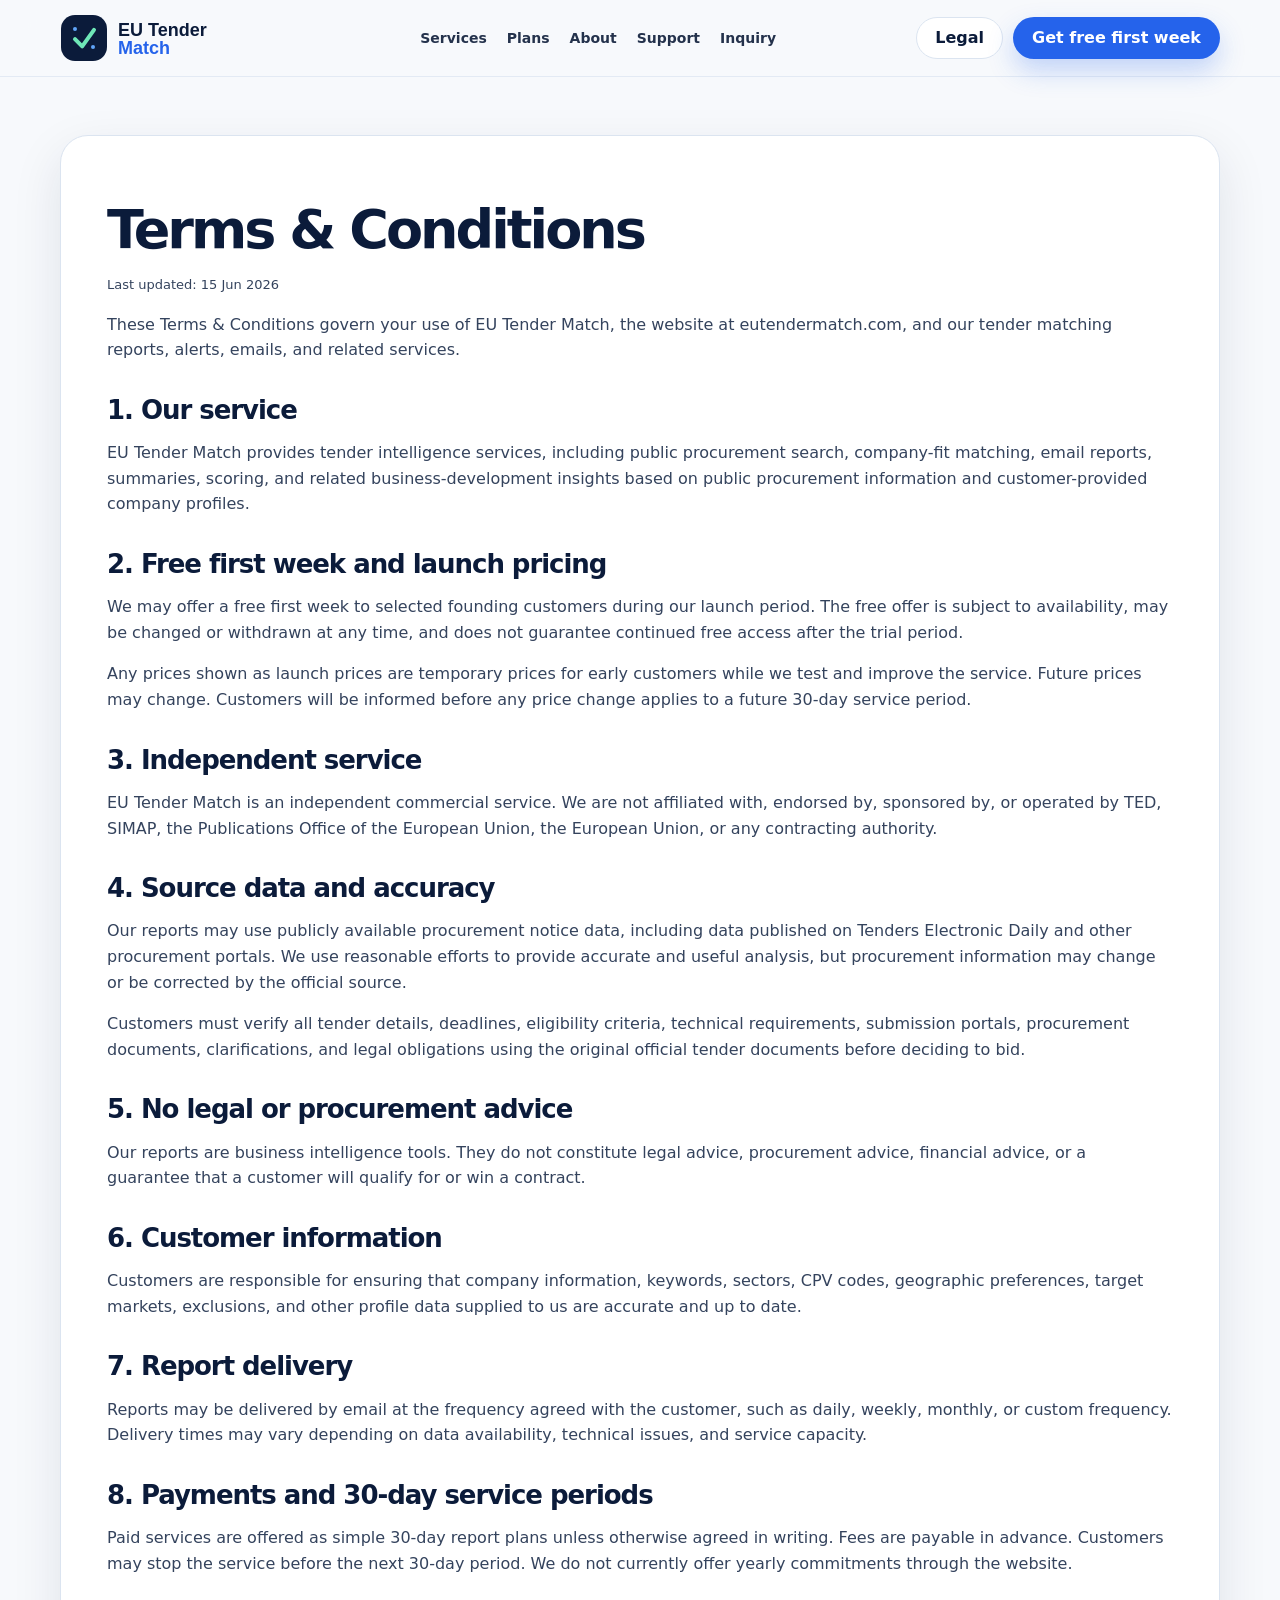
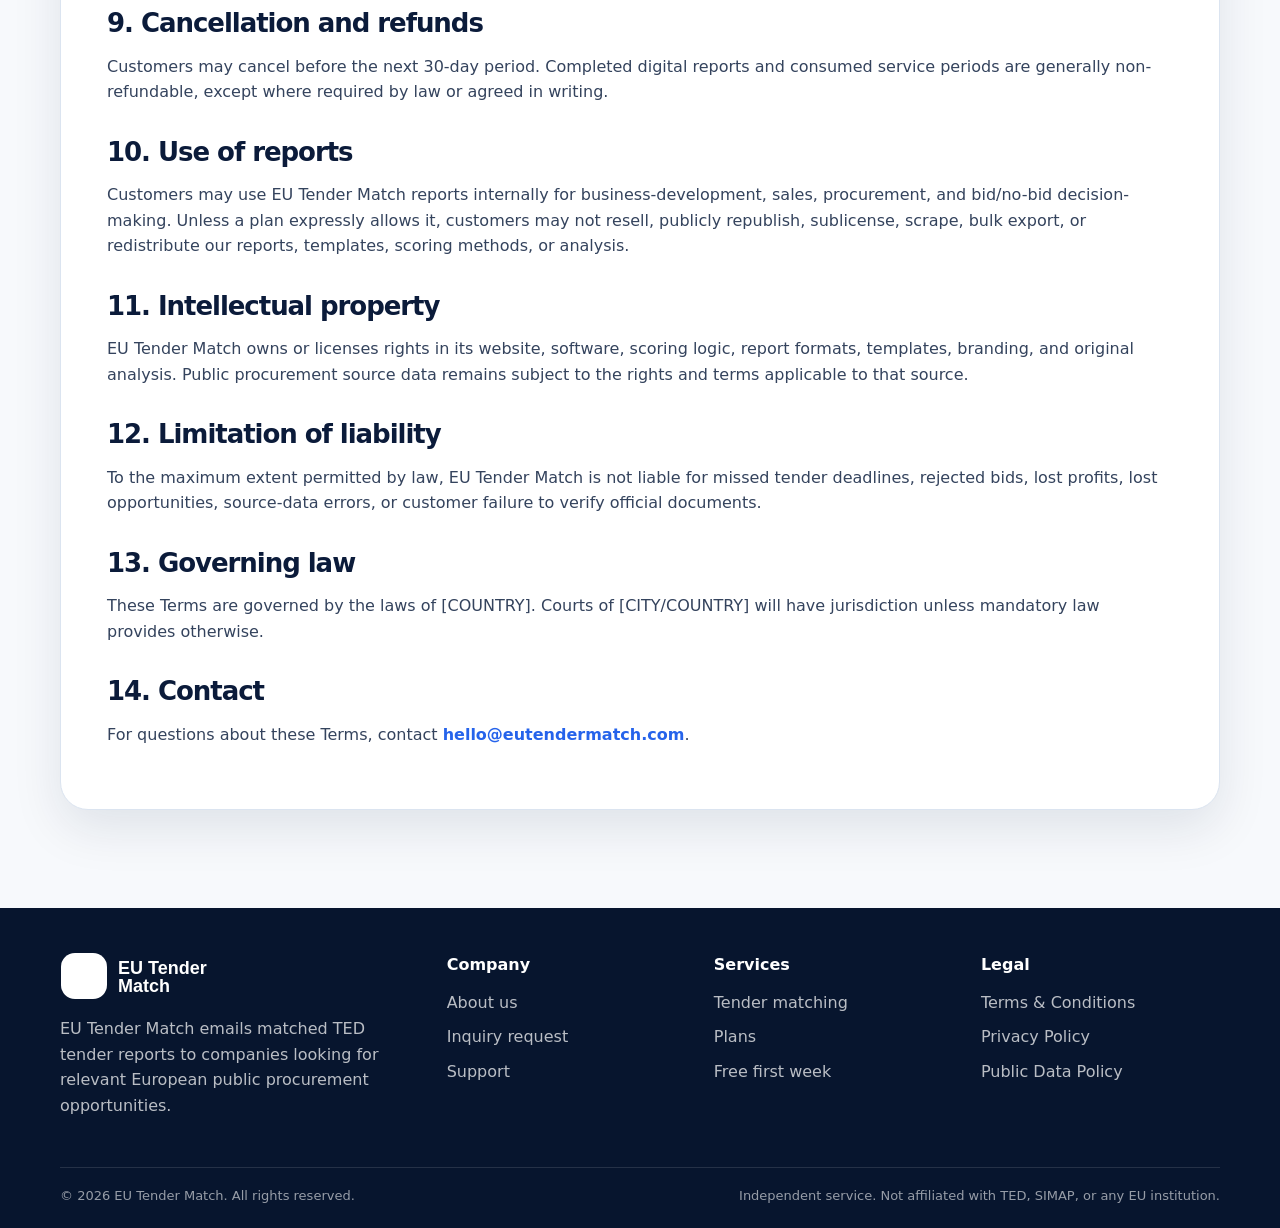
<file: terms.html>
<!doctype html>
<html lang="en">
<head>
  <meta charset="utf-8">
  <meta name="viewport" content="width=device-width, initial-scale=1">
  <title>Terms & Conditions | EU Tender Match</title>
  <meta name="description" content="Terms and Conditions for EU Tender Match emailed TED tender reports and EU tender matching services.">
  <meta name="robots" content="index, follow">
  <meta property="og:title" content="Terms & Conditions | EU Tender Match">
  <meta property="og:description" content="Terms and Conditions for EU Tender Match emailed TED tender reports and EU tender matching services.">
  <meta property="og:type" content="website">
  <meta property="og:url" content="https://eutendermatch.com/terms.html">
  <meta property="og:image" content="https://eutendermatch.com/assets/img/logo.svg">
  <link rel="icon" href="assets/img/logo.svg" type="image/svg+xml">
  <link rel="canonical" href="https://eutendermatch.com/terms.html">
  <link rel="stylesheet" href="assets/css/style.css">
  <script type="application/ld+json">
  {
    "@context": "https://schema.org",
    "@type": "Organization",
    "name": "EU Tender Match",
    "url": "https://eutendermatch.com",
    "logo": "https://eutendermatch.com/assets/img/logo.svg",
    "description": "Terms and Conditions for EU Tender Match emailed TED tender reports and EU tender matching services.",
    "contactPoint": {
      "@type": "ContactPoint",
      "contactType": "customer support",
      "email": "hello@eutendermatch.com"
    }
  }
  </script>
</head>
<body>

<header class="header">
  <div class="container">
    <nav class="nav" aria-label="Main navigation">
      <a class="logo" href="index.html" aria-label="EU Tender Match home">
        <img src="assets/img/logo.svg" alt="EU Tender Match logo">
      </a>
      <button class="mobile-toggle" type="button" aria-label="Open menu">☰</button>
      <div class="nav-links">
        <a href="index.html#services">Services</a><a href="index.html#pricing">Plans</a><a href="about.html">About</a><a href="support.html">Support</a><a href="contact.html">Inquiry</a>
      </div>
      <div class="nav-actions">
        <a class="btn btn-secondary" href="terms.html">Legal</a>
        <a class="btn btn-primary" href="contact.html">Get free first week</a>
      </div>
    </nav>
  </div>
</header>


<main class="legal-page">
  <div class="container">
    <article class="legal-card">
      <h1>Terms & Conditions</h1>
      <p class="small">Last updated: 15 Jun 2026</p>
      <p>These Terms & Conditions govern your use of EU Tender Match, the website at eutendermatch.com, and our tender matching reports, alerts, emails, and related services.</p>

      <h2>1. Our service</h2>
      <p>EU Tender Match provides tender intelligence services, including public procurement search, company-fit matching, email reports, summaries, scoring, and related business-development insights based on public procurement information and customer-provided company profiles.</p>

      <h2>2. Free first week and launch pricing</h2>
      <p>We may offer a free first week to selected founding customers during our launch period. The free offer is subject to availability, may be changed or withdrawn at any time, and does not guarantee continued free access after the trial period.</p>
      <p>Any prices shown as launch prices are temporary prices for early customers while we test and improve the service. Future prices may change. Customers will be informed before any price change applies to a future 30-day service period.</p>

      <h2>3. Independent service</h2>
      <p>EU Tender Match is an independent commercial service. We are not affiliated with, endorsed by, sponsored by, or operated by TED, SIMAP, the Publications Office of the European Union, the European Union, or any contracting authority.</p>

      <h2>4. Source data and accuracy</h2>
      <p>Our reports may use publicly available procurement notice data, including data published on Tenders Electronic Daily and other procurement portals. We use reasonable efforts to provide accurate and useful analysis, but procurement information may change or be corrected by the official source.</p>
      <p>Customers must verify all tender details, deadlines, eligibility criteria, technical requirements, submission portals, procurement documents, clarifications, and legal obligations using the original official tender documents before deciding to bid.</p>

      <h2>5. No legal or procurement advice</h2>
      <p>Our reports are business intelligence tools. They do not constitute legal advice, procurement advice, financial advice, or a guarantee that a customer will qualify for or win a contract.</p>

      <h2>6. Customer information</h2>
      <p>Customers are responsible for ensuring that company information, keywords, sectors, CPV codes, geographic preferences, target markets, exclusions, and other profile data supplied to us are accurate and up to date.</p>

      <h2>7. Report delivery</h2>
      <p>Reports may be delivered by email at the frequency agreed with the customer, such as daily, weekly, monthly, or custom frequency. Delivery times may vary depending on data availability, technical issues, and service capacity.</p>

      <h2>8. Payments and 30-day service periods</h2>
      <p>Paid services are offered as simple 30-day report plans unless otherwise agreed in writing. Fees are payable in advance. Customers may stop the service before the next 30-day period. We do not currently offer yearly commitments through the website.</p>

      <h2>9. Cancellation and refunds</h2>
      <p>Customers may cancel before the next 30-day period. Completed digital reports and consumed service periods are generally non-refundable, except where required by law or agreed in writing.</p>

      <h2>10. Use of reports</h2>
      <p>Customers may use EU Tender Match reports internally for business-development, sales, procurement, and bid/no-bid decision-making. Unless a plan expressly allows it, customers may not resell, publicly republish, sublicense, scrape, bulk export, or redistribute our reports, templates, scoring methods, or analysis.</p>

      <h2>11. Intellectual property</h2>
      <p>EU Tender Match owns or licenses rights in its website, software, scoring logic, report formats, templates, branding, and original analysis. Public procurement source data remains subject to the rights and terms applicable to that source.</p>

      <h2>12. Limitation of liability</h2>
      <p>To the maximum extent permitted by law, EU Tender Match is not liable for missed tender deadlines, rejected bids, lost profits, lost opportunities, source-data errors, or customer failure to verify official documents.</p>

      <h2>13. Governing law</h2>
      <p>These Terms are governed by the laws of [COUNTRY]. Courts of [CITY/COUNTRY] will have jurisdiction unless mandatory law provides otherwise.</p>

      <h2>14. Contact</h2>
      <p>For questions about these Terms, contact <a href="mailto:hello@eutendermatch.com">hello@eutendermatch.com</a>.</p>
    </article>
  </div>
</main>


<footer class="footer">
  <div class="container">
    <div class="footer-grid">
      <div>
        <img src="assets/img/logo.svg" alt="EU Tender Match logo" style="height:48px;width:auto;filter:brightness(0) invert(1);">
        <p>EU Tender Match emails matched TED tender reports to companies looking for relevant European public procurement opportunities.</p>
      </div>
      <div>
        <h4>Company</h4>
        <div class="footer-links">
          <a href="about.html">About us</a>
          <a href="contact.html">Inquiry request</a>
          <a href="support.html">Support</a>
        </div>
      </div>
      <div>
        <h4>Services</h4>
        <div class="footer-links">
          <a href="index.html#services">Tender matching</a>
          <a href="index.html#pricing">Plans</a>
          <a href="contact.html">Free first week</a>
        </div>
      </div>
      <div>
        <h4>Legal</h4>
        <div class="footer-links">
          <a href="terms.html">Terms & Conditions</a>
          <a href="privacy.html">Privacy Policy</a>
          <a href="data-policy.html">Public Data Policy</a>
        </div>
      </div>
    </div>
    <div class="footer-bottom">
      <span>© <span id="year">2026</span> EU Tender Match. All rights reserved.</span>
      <span>Independent service. Not affiliated with TED, SIMAP, or any EU institution.</span>
    </div>
  </div>
</footer>
<script>document.getElementById('year') && (document.getElementById('year').textContent = new Date().getFullYear())</script>
<script src="assets/js/main.js"></script>

</body>
</html>
</file>
<file: assets/css/style.css>
:root{
  --bg:#f7f9fc;
  --surface:#ffffff;
  --ink:#0b1b3a;
  --muted:#607089;
  --line:#dbe4f0;
  --brand:#2563eb;
  --brand-dark:#1d4ed8;
  --accent:#10b981;
  --accent-soft:#dcfce7;
  --blue-soft:#eaf2ff;
  --gold:#f59e0b;
  --shadow:0 18px 50px rgba(11,27,58,.10);
  --radius:22px;
}
*{box-sizing:border-box}
html{scroll-behavior:smooth}
body{
  margin:0;
  font-family:Inter, ui-sans-serif, system-ui, -apple-system, BlinkMacSystemFont, "Segoe UI", Arial, sans-serif;
  background:var(--bg);
  color:var(--ink);
  line-height:1.6;
}
a{color:inherit;text-decoration:none}
img{max-width:100%;display:block}
.container{width:min(1160px, calc(100% - 36px));margin-inline:auto}
.header{
  position:sticky;top:0;z-index:50;
  backdrop-filter:blur(18px);
  background:rgba(247,249,252,.82);
  border-bottom:1px solid rgba(219,228,240,.75);
}
.nav{
  height:76px;
  display:flex;
  align-items:center;
  justify-content:space-between;
  gap:22px;
}
.logo{display:flex;align-items:center;gap:10px}
.logo img{height:48px;width:auto}
.nav-links{
  display:flex;
  align-items:center;
  gap:20px;
  color:#24324c;
  font-weight:650;
  font-size:14px;
}
.nav-links a:hover{color:var(--brand)}
.nav-actions{display:flex;align-items:center;gap:10px}
.btn{
  display:inline-flex;align-items:center;justify-content:center;gap:8px;
  padding:12px 18px;border-radius:999px;
  border:1px solid transparent;
  font-weight:800;
  line-height:1;
  cursor:pointer;
  transition:.2s ease;
  text-align:center;
}
.btn-primary{background:var(--brand);color:white;box-shadow:0 12px 26px rgba(37,99,235,.25)}
.btn-primary:hover{background:var(--brand-dark);transform:translateY(-1px)}
.btn-secondary{background:white;border-color:var(--line);color:var(--ink)}
.btn-secondary:hover{border-color:#b7c8e4;transform:translateY(-1px)}
.btn-accent{background:var(--accent);color:white;box-shadow:0 12px 26px rgba(16,185,129,.25)}
.btn-accent:hover{background:#059669;transform:translateY(-1px)}
.mobile-toggle{display:none;background:white;border:1px solid var(--line);border-radius:12px;padding:10px 12px}
.hero{
  position:relative;
  overflow:hidden;
  padding:88px 0 58px;
}
.hero:before{
  content:"";
  position:absolute;inset:-120px -80px auto auto;
  width:520px;height:520px;border-radius:50%;
  background:radial-gradient(circle, rgba(37,99,235,.20), rgba(37,99,235,0) 68%);
}
.hero:after{
  content:"";
  position:absolute;inset:auto auto -160px -120px;
  width:420px;height:420px;border-radius:50%;
  background:radial-gradient(circle, rgba(16,185,129,.18), rgba(16,185,129,0) 68%);
}
.hero-grid{
  position:relative;z-index:1;
  display:grid;
  grid-template-columns:1.03fr .97fr;
  gap:48px;
  align-items:center;
}
.eyebrow{
  display:inline-flex;align-items:center;gap:8px;
  color:#0f766e;background:#ecfdf5;border:1px solid #bbf7d0;
  border-radius:999px;padding:8px 12px;font-weight:800;font-size:13px;
}
.free-banner{
  display:inline-flex;align-items:center;gap:8px;
  color:#92400e;background:#fffbeb;border:1px solid #fde68a;
  border-radius:999px;padding:8px 12px;font-weight:900;font-size:13px;
  margin-left:8px;
}
h1{
  margin:22px 0 18px;
  font-size:clamp(42px, 6vw, 72px);
  line-height:.98;
  letter-spacing:-.055em;
}
.lead{
  font-size:clamp(18px, 2vw, 22px);
  color:var(--muted);
  max-width:670px;
  margin:0 0 28px;
}
.hero-actions{display:flex;flex-wrap:wrap;gap:12px;margin:28px 0 24px}
.trust-row{
  display:flex;flex-wrap:wrap;gap:12px;color:#53637c;font-size:14px;font-weight:650;
}
.trust-row span{
  display:inline-flex;align-items:center;gap:7px;
  background:rgba(255,255,255,.72);
  border:1px solid var(--line);
  border-radius:999px;padding:9px 12px;
}
.check{color:var(--accent);font-weight:900}
.dashboard-card{
  background:rgba(255,255,255,.86);
  border:1px solid var(--line);
  border-radius:32px;
  box-shadow:var(--shadow);
  padding:24px;
}
.score-card{
  background:linear-gradient(135deg,#0b1b3a,#143b7d);
  color:white;
  border-radius:24px;
  padding:24px;
  overflow:hidden;
}
.score-head{display:flex;align-items:start;justify-content:space-between;gap:14px}
.score{
  width:86px;height:86px;border-radius:50%;
  display:grid;place-items:center;
  background:conic-gradient(#6ee7b7 0 82%, rgba(255,255,255,.18) 82% 100%);
  font-size:24px;font-weight:900;
}
.score-inner{
  width:66px;height:66px;border-radius:50%;
  background:#0b1b3a;display:grid;place-items:center;
}
.card-title{font-size:20px;font-weight:900;margin:0}
.card-sub{margin:6px 0 0;color:rgba(255,255,255,.72)}
.notice-list{display:grid;gap:12px;margin-top:18px}
.notice{
  background:white;border:1px solid var(--line);border-radius:18px;padding:16px;
  display:grid;gap:8px;
}
.notice-top{display:flex;justify-content:space-between;gap:12px;align-items:center}
.notice strong{font-size:15px}
.badge{
  display:inline-flex;align-items:center;border-radius:999px;
  padding:5px 9px;font-size:12px;font-weight:900;
  background:var(--blue-soft);color:#1d4ed8;
  white-space:nowrap;
}
.badge.green{background:var(--accent-soft);color:#047857}
.badge.gold{background:#fffbeb;color:#92400e;border:1px solid #fde68a}
.notice-meta{display:flex;flex-wrap:wrap;gap:8px;color:var(--muted);font-size:13px}
.section{padding:72px 0}
.section-head{max-width:800px;margin-bottom:30px}
.kicker{color:var(--brand);font-weight:900;text-transform:uppercase;font-size:13px;letter-spacing:.12em}
h2{
  font-size:clamp(32px, 4vw, 48px);
  line-height:1.05;letter-spacing:-.04em;
  margin:10px 0 12px;
}
.section-head p{color:var(--muted);font-size:18px;margin:0}
.grid-3{display:grid;grid-template-columns:repeat(3,1fr);gap:18px}
.grid-2{display:grid;grid-template-columns:repeat(2,1fr);gap:18px}
.feature,.price-card,.policy-card{
  background:var(--surface);
  border:1px solid var(--line);
  border-radius:var(--radius);
  padding:24px;
  box-shadow:0 10px 32px rgba(11,27,58,.05);
}
.icon{
  width:44px;height:44px;border-radius:15px;
  display:grid;place-items:center;
  background:var(--blue-soft);color:var(--brand);
  font-size:22px;margin-bottom:16px;
}
.feature h3,.price-card h3,.policy-card h3{margin:0 0 8px;font-size:20px;line-height:1.2}
.feature p,.policy-card p{color:var(--muted);margin:0}
.process{
  counter-reset:step;
  display:grid;grid-template-columns:repeat(4,1fr);gap:18px;
}
.step{
  position:relative;background:white;border:1px solid var(--line);border-radius:var(--radius);padding:24px;
}
.step:before{
  counter-increment:step;
  content:counter(step);
  width:38px;height:38px;border-radius:50%;
  display:grid;place-items:center;
  background:#0b1b3a;color:white;font-weight:900;
  margin-bottom:18px;
}
.step h3{margin:0 0 8px;font-size:19px}
.step p{margin:0;color:var(--muted)}
.price-card{display:flex;flex-direction:column;position:relative}
.price-card.featured{
  border-color:rgba(37,99,235,.55);
  box-shadow:0 18px 50px rgba(37,99,235,.12);
}
.price-tag{
  font-size:42px;font-weight:950;letter-spacing:-.04em;margin:12px 0 4px;
}
.price-tag small{font-size:16px;color:var(--muted);font-weight:800}
.price-card ul{
  margin:18px 0 24px;padding:0;list-style:none;display:grid;gap:10px;color:#34435d;
}
.price-card li{display:flex;gap:9px}
.price-card .btn{margin-top:auto}
.ribbon{
  position:absolute;top:18px;right:18px;background:#eff6ff;color:#1d4ed8;border:1px solid #bfdbfe;
  border-radius:999px;padding:6px 10px;font-weight:900;font-size:12px;
}
.about-box{
  background:linear-gradient(135deg,#0b1b3a,#102d63);
  color:white;border-radius:32px;padding:34px;display:grid;grid-template-columns:1.1fr .9fr;gap:28px;align-items:center;
}
.about-box p{color:rgba(255,255,255,.76);font-size:17px}
.stats{display:grid;grid-template-columns:repeat(2,1fr);gap:14px}
.stat{
  background:rgba(255,255,255,.08);border:1px solid rgba(255,255,255,.16);
  border-radius:20px;padding:18px;
}
.stat strong{display:block;font-size:30px;letter-spacing:-.03em}
.stat span{color:rgba(255,255,255,.72);font-size:14px}
.contact-wrap{display:grid;grid-template-columns:.82fr 1.18fr;gap:22px;align-items:start}
.contact-card{
  background:white;border:1px solid var(--line);border-radius:var(--radius);padding:24px;
}
.contact-list{display:grid;gap:12px;margin-top:18px}
.contact-list a,.contact-list span{
  display:flex;gap:10px;align-items:center;color:#31425e;font-weight:700;
}
form{
  display:grid;gap:14px;background:white;border:1px solid var(--line);
  border-radius:var(--radius);padding:24px;box-shadow:var(--shadow);
}
label{font-weight:850;font-size:14px}
input,select,textarea{
  width:100%;border:1px solid #cfd9e8;border-radius:14px;
  padding:13px 14px;font:inherit;background:#fff;color:var(--ink);
}
textarea{min-height:120px;resize:vertical}
.form-row{display:grid;grid-template-columns:1fr 1fr;gap:14px}
.form-row-3{display:grid;grid-template-columns:1fr 1fr 1fr;gap:14px}
.small{font-size:13px;color:var(--muted)}
.footer{
  background:#07152e;color:white;margin-top:40px;padding:44px 0 22px;
}
.footer-grid{display:grid;grid-template-columns:1.2fr .8fr .8fr .8fr;gap:28px}
.footer p,.footer a{color:rgba(255,255,255,.72)}
.footer h4{margin:0 0 12px}
.footer-links{display:grid;gap:9px}
.footer-bottom{
  border-top:1px solid rgba(255,255,255,.12);
  margin-top:32px;padding-top:18px;
  display:flex;justify-content:space-between;gap:20px;flex-wrap:wrap;
  color:rgba(255,255,255,.58);font-size:13px;
}
.legal-page{padding:58px 0}
.legal-card{
  background:white;border:1px solid var(--line);border-radius:28px;
  padding:clamp(24px,4vw,46px);box-shadow:var(--shadow);
}
.legal-card h1{font-size:clamp(34px,5vw,54px)}
.legal-card h2{font-size:26px;margin-top:34px}
.legal-card h3{margin-top:24px}
.legal-card p,.legal-card li{color:#34435d}
.legal-card a{color:var(--brand);font-weight:800}
.callout{
  border:1px solid #bfdbfe;background:#eff6ff;color:#1e3a8a;
  border-radius:18px;padding:16px 18px;margin:20px 0;
}
.callout.gold{border-color:#fde68a;background:#fffbeb;color:#92400e}
@media (max-width: 960px){
  .hero-grid,.about-box,.contact-wrap{grid-template-columns:1fr}
  .grid-3,.grid-2,.process,.footer-grid{grid-template-columns:1fr 1fr}
  .nav-links{display:none}
  .mobile-toggle{display:inline-flex}
  .nav.open .nav-links{
    position:absolute;display:grid;left:18px;right:18px;top:76px;
    background:white;border:1px solid var(--line);border-radius:20px;
    padding:18px;box-shadow:var(--shadow);
  }
}
@media (max-width: 740px){
  .grid-3,.grid-2,.process,.footer-grid,.stats,.form-row,.form-row-3{grid-template-columns:1fr}
  .hero{padding-top:52px}
  .nav-actions .btn-secondary{display:none}
  .dashboard-card{padding:14px;border-radius:22px}
  .score-card{border-radius:20px}
  .free-banner{margin-left:0;margin-top:8px}
}
</file>
